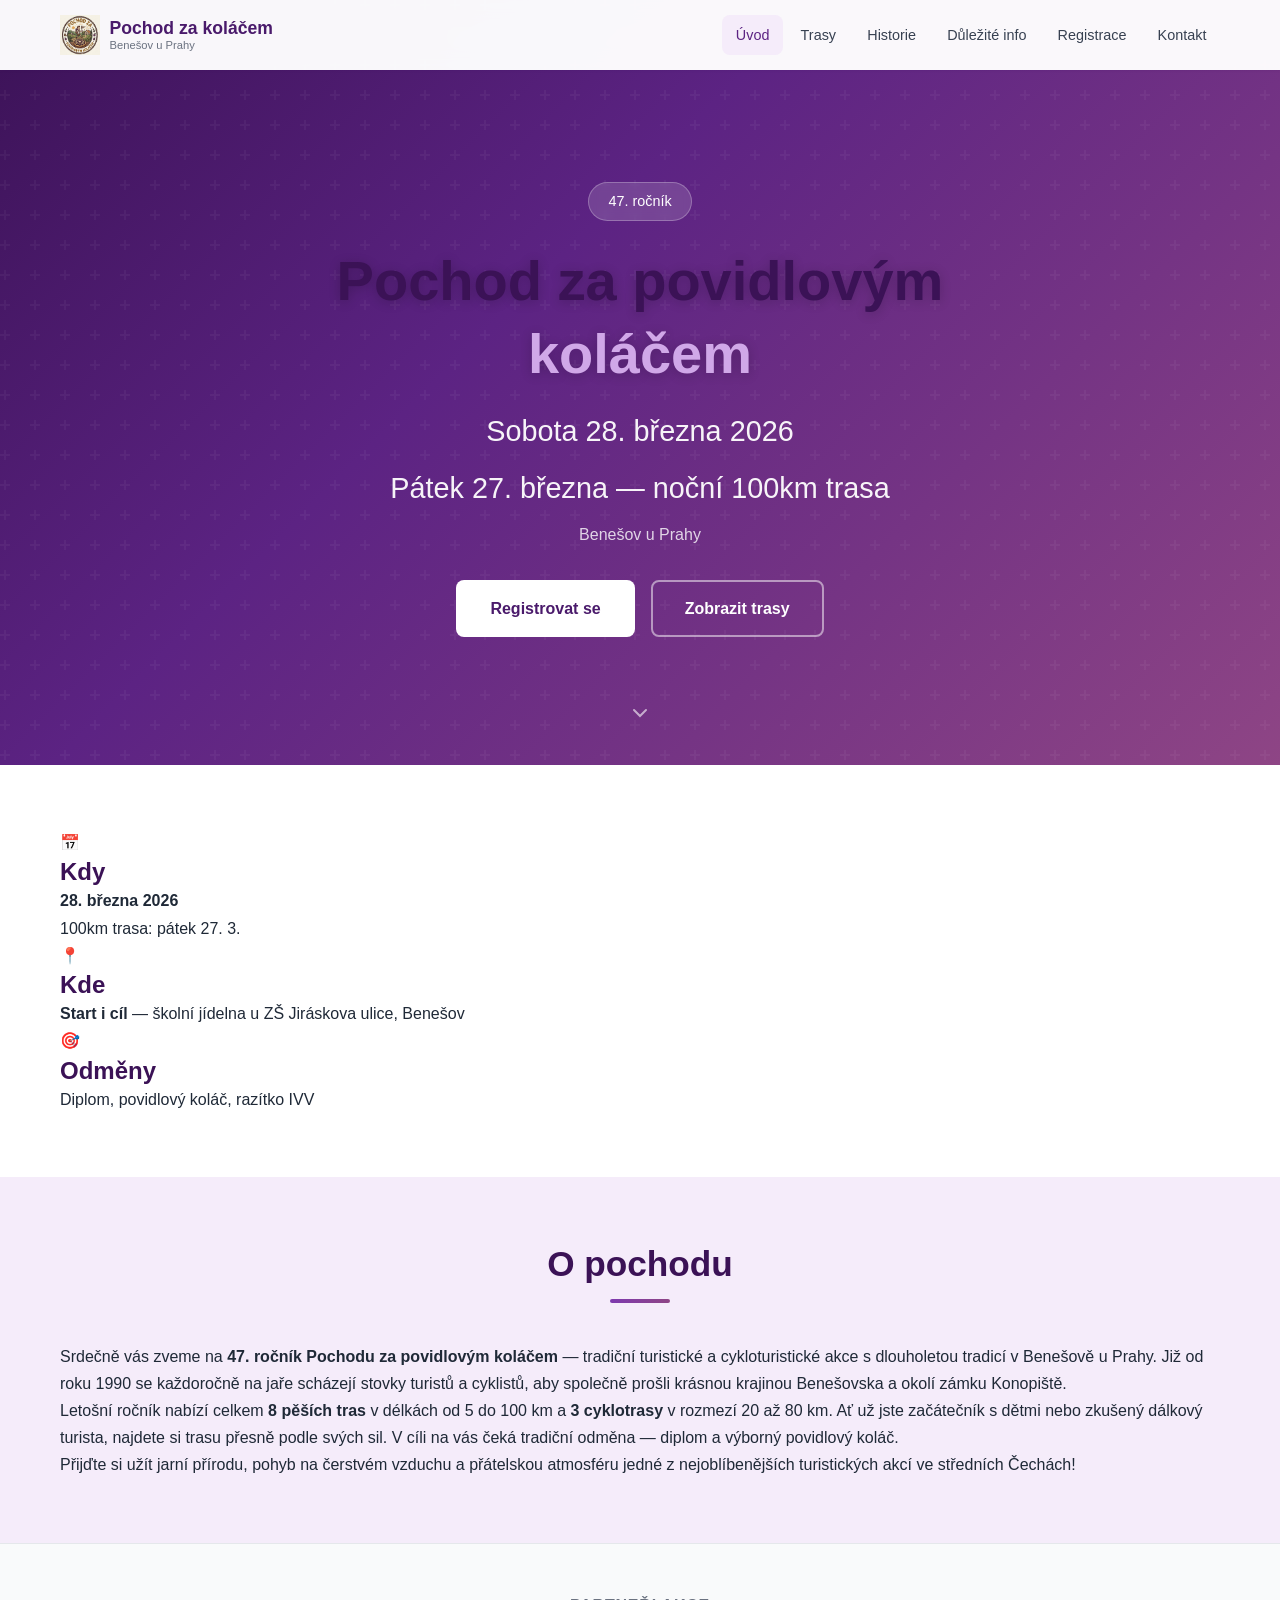
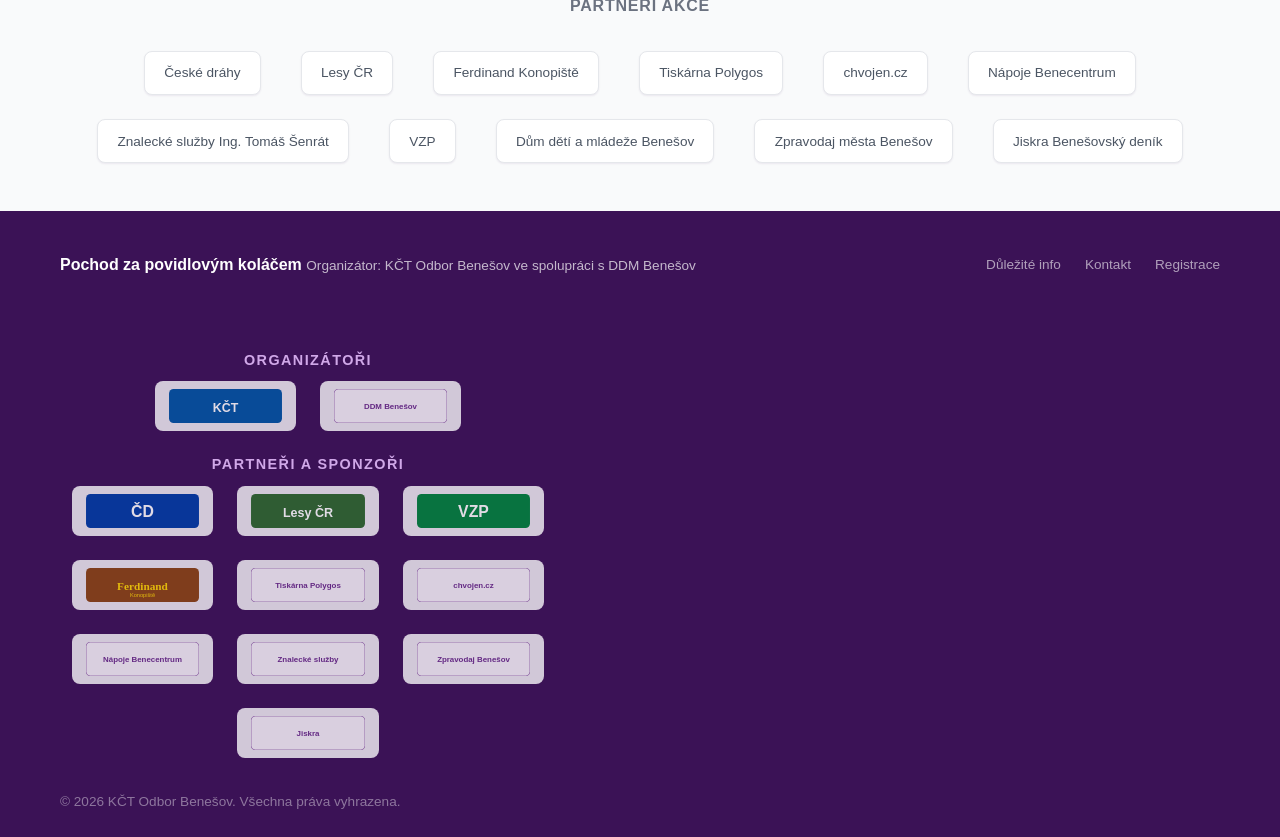
<file: index.html>
<!DOCTYPE html>
<html lang="cs">
<head>
  <meta charset="UTF-8">
  <meta name="viewport" content="width=device-width, initial-scale=1.0">
  <title>47. Pochod za povidlovým koláčem | Benešov u Prahy</title>
  <meta name="description" content="47. ročník tradičního turistického pochodu a cykloturistické akce Pochod za povidlovým koláčem. 28. března 2026, Benešov u Prahy.">
  <link rel="stylesheet" href="styles.css">
  <link rel="icon" href="data:image/svg+xml,<svg xmlns='http://www.w3.org/2000/svg' viewBox='0 0 100 100'><text y='.9em' font-size='90'>🥧</text></svg>">
</head>
<body>

  <!-- NAVIGATION -->
  <nav class="nav" id="nav">
    <div class="nav__inner">
      <a href="index.html" class="nav__logo">
        <img src="logo.png" alt="Logo Pochod za povidlovým koláčem" width="40" height="40">
        <div class="nav__logo-text">
          Pochod za koláčem
          <span>Benešov u Prahy</span>
        </div>
      </a>
      <div class="nav__links" id="navLinks">
        <a href="index.html" class="active">Úvod</a>
        <a href="trasy.html">Trasy</a>
        <a href="historie.html">Historie</a>
        <a href="info.html">Důležité info</a>
        <a href="registrace.html">Registrace</a>
        <a href="kontakt.html">Kontakt</a>
      </div>
      <button class="nav__toggle" id="navToggle" aria-label="Otevřít menu">
        <svg viewBox="0 0 24 24" fill="none" stroke="currentColor" stroke-width="2" stroke-linecap="round">
          <line x1="3" y1="6" x2="21" y2="6"/>
          <line x1="3" y1="12" x2="21" y2="12"/>
          <line x1="3" y1="18" x2="21" y2="18"/>
        </svg>
      </button>
    </div>
  </nav>

  <!-- HERO -->
  <section class="hero">
    <div class="hero__content">
      <div class="hero__badge">47. ročník</div>
      <h1>Pochod za povidlovým <span>koláčem</span></h1>
      <p class="hero__date">Sobota 28. března 2026</p>
      <p class="hero__date hero__date--sub">Pátek 27. března — noční 100km trasa</p>
      <p class="hero__location">Benešov u Prahy</p>
      <div class="hero__actions">
        <a href="registrace.html" class="btn btn--primary">Registrovat se</a>
        <a href="trasy.html" class="btn btn--outline">Zobrazit trasy</a>
      </div>
    </div>
    <div class="hero__scroll">
      <svg width="24" height="24" viewBox="0 0 24 24" fill="none" stroke="currentColor" stroke-width="2" stroke-linecap="round"><polyline points="6 9 12 15 18 9"/></svg>
    </div>
  </section>

  <!-- INFO CARDS -->
  <section class="section">
    <div class="container">
      <div class="info-cards">
        <div class="info-card">
          <div class="info-card__icon">📅</div>
          <h3>Kdy</h3>
          <p><strong>28. března 2026</strong><br>100km trasa: pátek 27. 3.</p>
        </div>
        <div class="info-card">
          <div class="info-card__icon">📍</div>
          <h3>Kde</h3>
          <p><strong>Start i cíl</strong> — školní jídelna u ZŠ Jiráskova ulice, Benešov</p>
        </div>
        <div class="info-card">
          <div class="info-card__icon">🎯</div>
          <h3>Odměny</h3>
          <p>Diplom, povidlový koláč, razítko IVV</p>
        </div>
      </div>
    </div>
  </section>

  <!-- O POCHODU -->
  <section class="section section--alt">
    <div class="container">
      <h2 class="section__title">O pochodu</h2>
      <div class="about-text">
        <p>Srdečně vás zveme na <strong>47. ročník Pochodu za povidlovým koláčem</strong> — tradiční turistické a cykloturistické akce s dlouholetou tradicí v Benešově u Prahy. Již od roku 1990 se každoročně na jaře scházejí stovky turistů a cyklistů, aby společně prošli krásnou krajinou Benešovska a okolí zámku Konopiště.</p>
        <p>Letošní ročník nabízí celkem <strong>8 pěších tras</strong> v délkách od 5 do 100 km a <strong>3 cyklotrasy</strong> v rozmezí 20 až 80 km. Ať už jste začátečník s dětmi nebo zkušený dálkový turista, najdete si trasu přesně podle svých sil. V cíli na vás čeká tradiční odměna — diplom a výborný povidlový koláč.</p>
        <p>Přijďte si užít jarní přírodu, pohyb na čerstvém vzduchu a přátelskou atmosféru jedné z nejoblíbenějších turistických akcí ve středních Čechách!</p>
      </div>
    </div>
  </section>

  <!-- FOTOGALERIE - skryto, bude doplněno později -->

  <!-- PARTNERS -->
  <section class="partners">
    <div class="container">
      <p class="partners__title">Partneři akce</p>
      <div class="partners__grid">
        <span class="partners__item">České dráhy</span>
        <span class="partners__item">Lesy ČR</span>
        <span class="partners__item">Ferdinand Konopiště</span>
        <span class="partners__item">Tiskárna Polygos</span>
        <span class="partners__item">chvojen.cz</span>
        <span class="partners__item">Nápoje Benecentrum</span>
        <span class="partners__item">Znalecké služby Ing. Tomáš Šenrát</span>
        <span class="partners__item">VZP</span>
        <span class="partners__item">Dům dětí a mládeže Benešov</span>
        <span class="partners__item">Zpravodaj města Benešov</span>
        <span class="partners__item">Jiskra Benešovský deník</span>
      </div>
    </div>
  </section>

  <!-- FOOTER -->
  <footer class="footer">
    <div class="container">
      <div class="footer__inner">
        <div class="footer__brand">
          Pochod za povidlovým koláčem
          <span>Organizátor: KČT Odbor Benešov ve spolupráci s DDM Benešov</span>
        </div>
        <div class="footer__links">
          <a href="info.html">Důležité info</a>
          <a href="kontakt.html">Kontakt</a>
          <a href="registrace.html">Registrace</a>
        </div>
        <div class="footer__partners">
          <h3>Organizátoři</h3>
          <div class="partners-grid">
            <img src="img/partners/kct.svg" alt="Klub českých turistů" class="partner-logo">
            <img src="img/partners/ddm-benesov.svg" alt="DDM Benešov" class="partner-logo">
          </div>
          <h3>Partneři a sponzoři</h3>
          <div class="partners-grid">
            <img src="img/partners/ceske-drahy.svg" alt="České dráhy" class="partner-logo">
            <img src="img/partners/lesy-cr.svg" alt="Lesy ČR" class="partner-logo">
            <img src="img/partners/vzp.svg" alt="VZP" class="partner-logo">
            <img src="img/partners/ferdinand.svg" alt="Ferdinand Konopiště" class="partner-logo">
            <img src="img/partners/tiskarna-polygos.svg" alt="Tiskárna Polygos" class="partner-logo">
            <img src="img/partners/chvojencz.svg" alt="chvojen.cz" class="partner-logo">
            <img src="img/partners/napoje-benecentrum.svg" alt="Nápoje Benecentrum" class="partner-logo">
            <img src="img/partners/znalecke-sluzby.svg" alt="Znalecké služby Ing. Tomáš Šenrát" class="partner-logo">
            <img src="img/partners/zpravodaj-benesov.svg" alt="Zpravodaj města Benešov" class="partner-logo">
            <img src="img/partners/jiskra.svg" alt="Jiskra Benešovský deník" class="partner-logo">
          </div>
        </div>
      </div>
        <div class="footer__copy">&copy; 2026 KČT Odbor Benešov. Všechna práva vyhrazena.</div>
    
    </div>
  </footer>

  <script>
    // Mobile nav toggle
    const navToggle = document.getElementById('navToggle');
    const navLinks = document.getElementById('navLinks');
    navToggle.addEventListener('click', () => {
      navLinks.classList.toggle('open');
      const isOpen = navLinks.classList.contains('open');
      navToggle.setAttribute('aria-label', isOpen ? 'Zavřít menu' : 'Otevřít menu');
    });
    // Close on link click
    navLinks.querySelectorAll('a').forEach(l => l.addEventListener('click', () => navLinks.classList.remove('open')));
    // Scroll shadow
    window.addEventListener('scroll', () => {
      document.getElementById('nav').classList.toggle('scrolled', window.scrollY > 10);
    });
  </script>
</body>
</html>
</file>
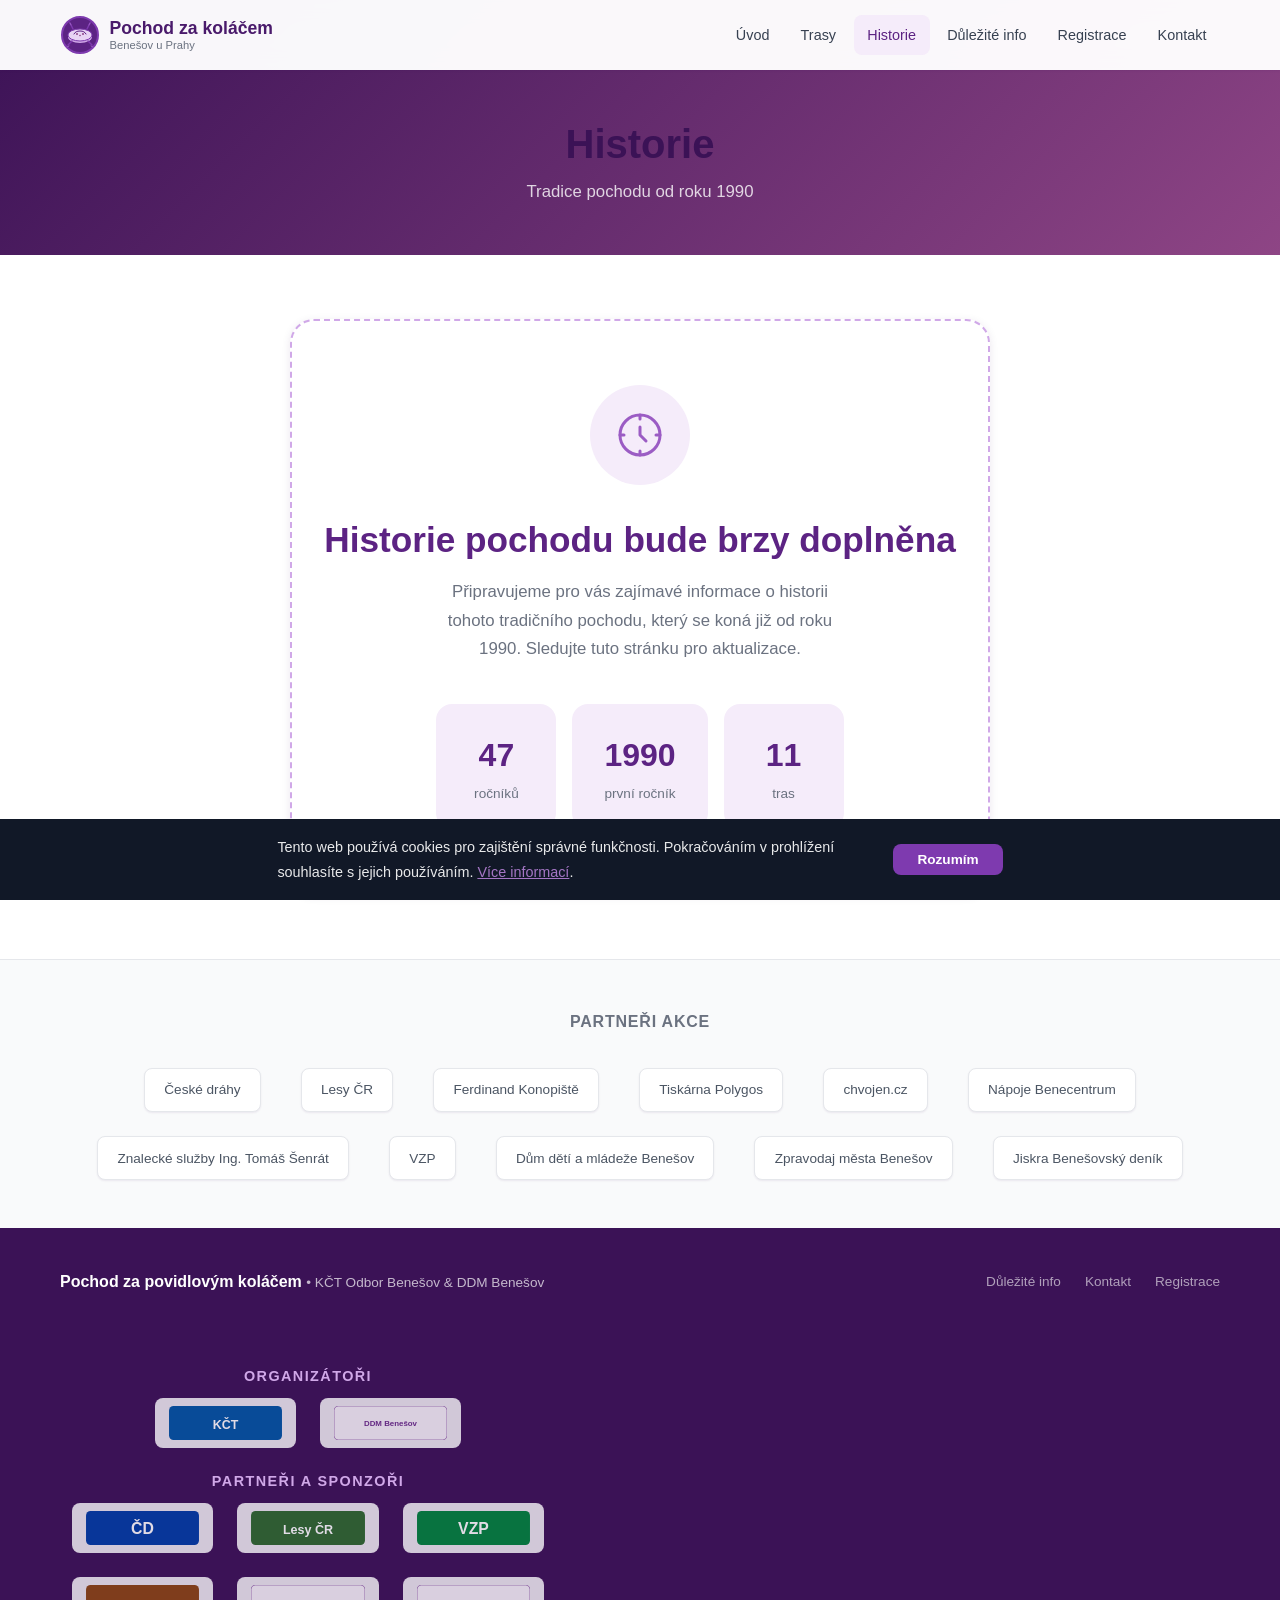
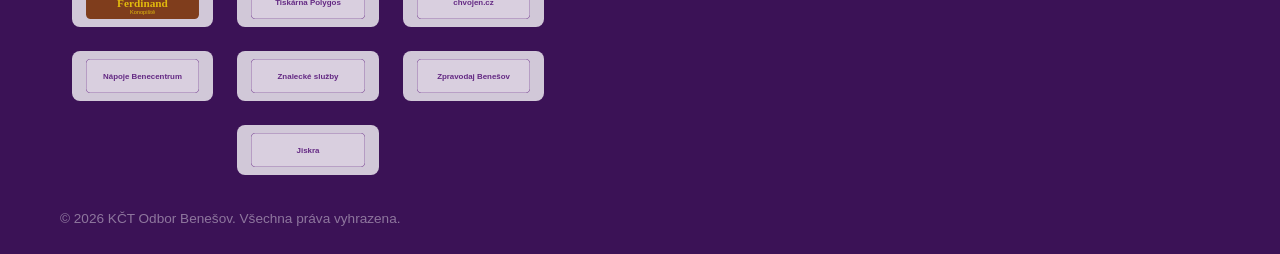
<file: historie.html>
<!DOCTYPE html>
<html lang="cs">
<head>
  <meta charset="UTF-8">
  <meta name="viewport" content="width=device-width, initial-scale=1.0">
  <title>Historie | 47. Pochod za povidlovým koláčem</title>
  <meta name="description" content="Historie Pochodu za povidlovým koláčem v Benešově u Prahy.">
  <link rel="stylesheet" href="styles.css">
  <link rel="icon" href="data:image/svg+xml,<svg xmlns='http://www.w3.org/2000/svg' viewBox='0 0 100 100'><text y='.9em' font-size='90'>🥧</text></svg>">
</head>
<body>

  <!-- NAVIGATION -->
  <nav class="nav" id="nav">
    <div class="nav__inner">
      <a href="index.html" class="nav__logo">
        <svg width="40" height="40" viewBox="0 0 40 40" fill="none" xmlns="http://www.w3.org/2000/svg">
          <circle cx="20" cy="20" r="18" fill="#5c2383" stroke="#7e3aaf" stroke-width="2"/>
          <ellipse cx="20" cy="22" rx="12" ry="6" fill="#d0a8e8"/>
          <ellipse cx="20" cy="20" rx="12" ry="6" fill="#e8d4f4" stroke="#7e3aaf" stroke-width="1"/>
          <path d="M14 19c1-2 3-3 6-3s5 1 6 3" stroke="#5c2383" stroke-width="1" fill="none" stroke-linecap="round"/>
          <circle cx="17" cy="19" r="1" fill="#8e4585"/>
          <circle cx="23" cy="19" r="1" fill="#8e4585"/>
          <circle cx="20" cy="20.5" r="0.8" fill="#8e4585"/>
          <path d="M13 14l-3-6M27 14l3-6" stroke="#7e3aaf" stroke-width="1.5" stroke-linecap="round"/>
          <path d="M10 8l1 2M30 8l-1 2" stroke="#9b5cc4" stroke-width="1" stroke-linecap="round"/>
          <path d="M8 30l4-4M32 30l-4-4" stroke="#7e3aaf" stroke-width="1.5" stroke-linecap="round"/>
          <path d="M7 32l2-1M33 32l-2-1" stroke="#9b5cc4" stroke-width="1" stroke-linecap="round"/>
        </svg>
        <div class="nav__logo-text">
          Pochod za koláčem
          <span>Benešov u Prahy</span>
        </div>
      </a>
      <div class="nav__links" id="navLinks">
        <a href="index.html">Úvod</a>
        <a href="trasy.html">Trasy</a>
        <a href="historie.html" class="active">Historie</a>
        <a href="info.html">Důležité info</a>
        <a href="registrace.html">Registrace</a>
        <a href="kontakt.html">Kontakt</a>
      </div>
      <button class="nav__toggle" id="navToggle" aria-label="Otevřít menu">
        <svg viewBox="0 0 24 24" fill="none" stroke="currentColor" stroke-width="2" stroke-linecap="round">
          <line x1="3" y1="6" x2="21" y2="6"/>
          <line x1="3" y1="12" x2="21" y2="12"/>
          <line x1="3" y1="18" x2="21" y2="18"/>
        </svg>
      </button>
    </div>
  </nav>

  <!-- PAGE HEADER -->
  <div class="page-header">
    <h1>Historie</h1>
    <p>Tradice pochodu od roku 1990</p>
  </div>

  <section class="section">
    <div class="container">
      <div class="history-placeholder">
        <div class="history-placeholder__icon">
          <svg viewBox="0 0 24 24" fill="none" stroke="currentColor" stroke-width="1.5" stroke-linecap="round" stroke-linejoin="round">
            <path d="M12 8v4l3 3"/>
            <circle cx="12" cy="12" r="10"/>
            <path d="M2 12h2M20 12h2M12 2v2M12 20v2"/>
          </svg>
        </div>
        <h2>Historie pochodu bude brzy doplněna</h2>
        <p>Připravujeme pro vás zajímavé informace o historii tohoto tradičního pochodu, který se koná již od roku 1990. Sledujte tuto stránku pro aktualizace.</p>
        <div style="margin-top:2.5rem;display:flex;gap:1rem;justify-content:center;flex-wrap:wrap">
          <div style="background:var(--purple-50);border-radius:var(--radius-lg);padding:1.5rem 2rem;text-align:center;min-width:120px">
            <div style="font-size:2rem;font-weight:800;color:var(--purple-700)">47</div>
            <div style="font-size:0.85rem;color:var(--gray-500)">ročníků</div>
          </div>
          <div style="background:var(--purple-50);border-radius:var(--radius-lg);padding:1.5rem 2rem;text-align:center;min-width:120px">
            <div style="font-size:2rem;font-weight:800;color:var(--purple-700)">1990</div>
            <div style="font-size:0.85rem;color:var(--gray-500)">první ročník</div>
          </div>
          <div style="background:var(--purple-50);border-radius:var(--radius-lg);padding:1.5rem 2rem;text-align:center;min-width:120px">
            <div style="font-size:2rem;font-weight:800;color:var(--purple-700)">11</div>
            <div style="font-size:0.85rem;color:var(--gray-500)">tras</div>
          </div>
        </div>
      </div>
    </div>
  </section>

  <!-- PARTNERS -->
  <section class="partners">
    <div class="container">
      <p class="partners__title">Partneři akce</p>
      <div class="partners__grid">
        <span class="partners__item">České dráhy</span>
        <span class="partners__item">Lesy ČR</span>
        <span class="partners__item">Ferdinand Konopiště</span>
        <span class="partners__item">Tiskárna Polygos</span>
        <span class="partners__item">chvojen.cz</span>
        <span class="partners__item">Nápoje Benecentrum</span>
        <span class="partners__item">Znalecké služby Ing. Tomáš Šenrát</span>
        <span class="partners__item">VZP</span>
        <span class="partners__item">Dům dětí a mládeže Benešov</span>
        <span class="partners__item">Zpravodaj města Benešov</span>
        <span class="partners__item">Jiskra Benešovský deník</span>
      </div>
    </div>
  </section>

  <!-- FOOTER -->
  <footer class="footer">
    <div class="container">
      <div class="footer__inner">
        <div class="footer__brand">
          Pochod za povidlovým koláčem
          <span>&bull; KČT Odbor Benešov &amp; DDM Benešov</span>
        </div>
        <div class="footer__links">
          <a href="info.html">Důležité info</a>
          <a href="kontakt.html">Kontakt</a>
          <a href="registrace.html">Registrace</a>
        </div>
        <div class="footer__partners">
          <h3>Organizátoři</h3>
          <div class="partners-grid">
            <img src="img/partners/kct.svg" alt="Klub českých turistů" class="partner-logo">
            <img src="img/partners/ddm-benesov.svg" alt="DDM Benešov" class="partner-logo">
          </div>
          <h3>Partneři a sponzoři</h3>
          <div class="partners-grid">
            <img src="img/partners/ceske-drahy.svg" alt="České dráhy" class="partner-logo">
            <img src="img/partners/lesy-cr.svg" alt="Lesy ČR" class="partner-logo">
            <img src="img/partners/vzp.svg" alt="VZP" class="partner-logo">
            <img src="img/partners/ferdinand.svg" alt="Ferdinand Konopiště" class="partner-logo">
            <img src="img/partners/tiskarna-polygos.svg" alt="Tiskárna Polygos" class="partner-logo">
            <img src="img/partners/chvojencz.svg" alt="chvojen.cz" class="partner-logo">
            <img src="img/partners/napoje-benecentrum.svg" alt="Nápoje Benecentrum" class="partner-logo">
            <img src="img/partners/znalecke-sluzby.svg" alt="Znalecké služby Ing. Tomáš Šenrát" class="partner-logo">
            <img src="img/partners/zpravodaj-benesov.svg" alt="Zpravodaj města Benešov" class="partner-logo">
            <img src="img/partners/jiskra.svg" alt="Jiskra Benešovský deník" class="partner-logo">
          </div>
        </div>
      </div>
        <div class="footer__copy">&copy; 2026 KČT Odbor Benešov. Všechna práva vyhrazena.</div>
    
    </div>
  </footer>

  <!-- COOKIE BANNER -->
  <div class="cookie-banner" id="cookieBanner">
    <p>Tento web používá cookies pro zajištění správné funkčnosti. Pokračováním v prohlížení souhlasíte s jejich používáním. <a href="info.html#cookies">Více informací</a>.</p>
    <button class="btn" id="cookieAccept">Rozumím</button>
  </div>

  <script>
    const navToggle = document.getElementById('navToggle');
    const navLinks = document.getElementById('navLinks');
    navToggle.addEventListener('click', () => navLinks.classList.toggle('open'));
    navLinks.querySelectorAll('a').forEach(l => l.addEventListener('click', () => navLinks.classList.remove('open')));
    window.addEventListener('scroll', () => document.getElementById('nav').classList.toggle('scrolled', window.scrollY > 10));
    if (!localStorage.getItem('cookiesAccepted')) setTimeout(() => document.getElementById('cookieBanner').classList.add('show'), 1000);
    document.getElementById('cookieAccept').addEventListener('click', () => { localStorage.setItem('cookiesAccepted', 'true'); document.getElementById('cookieBanner').classList.remove('show'); });
  </script>
</body>
</html>
</file>
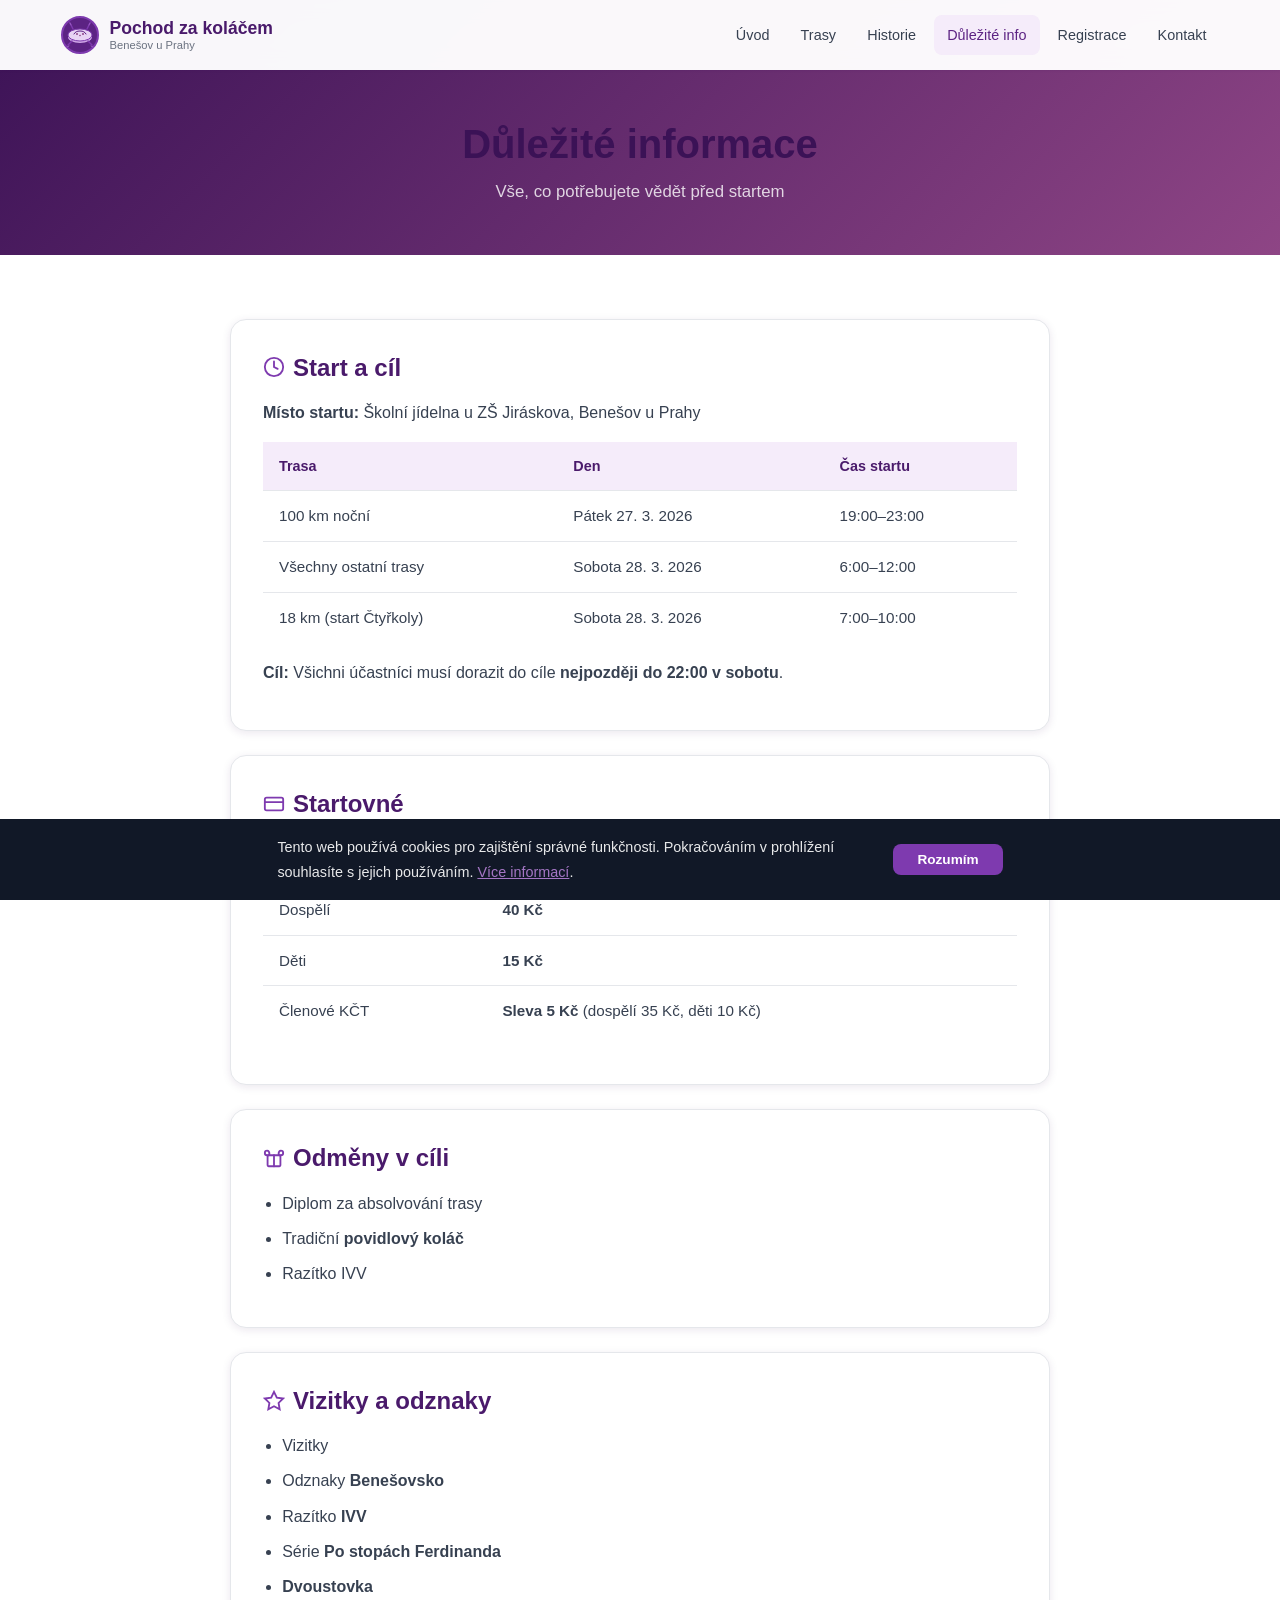
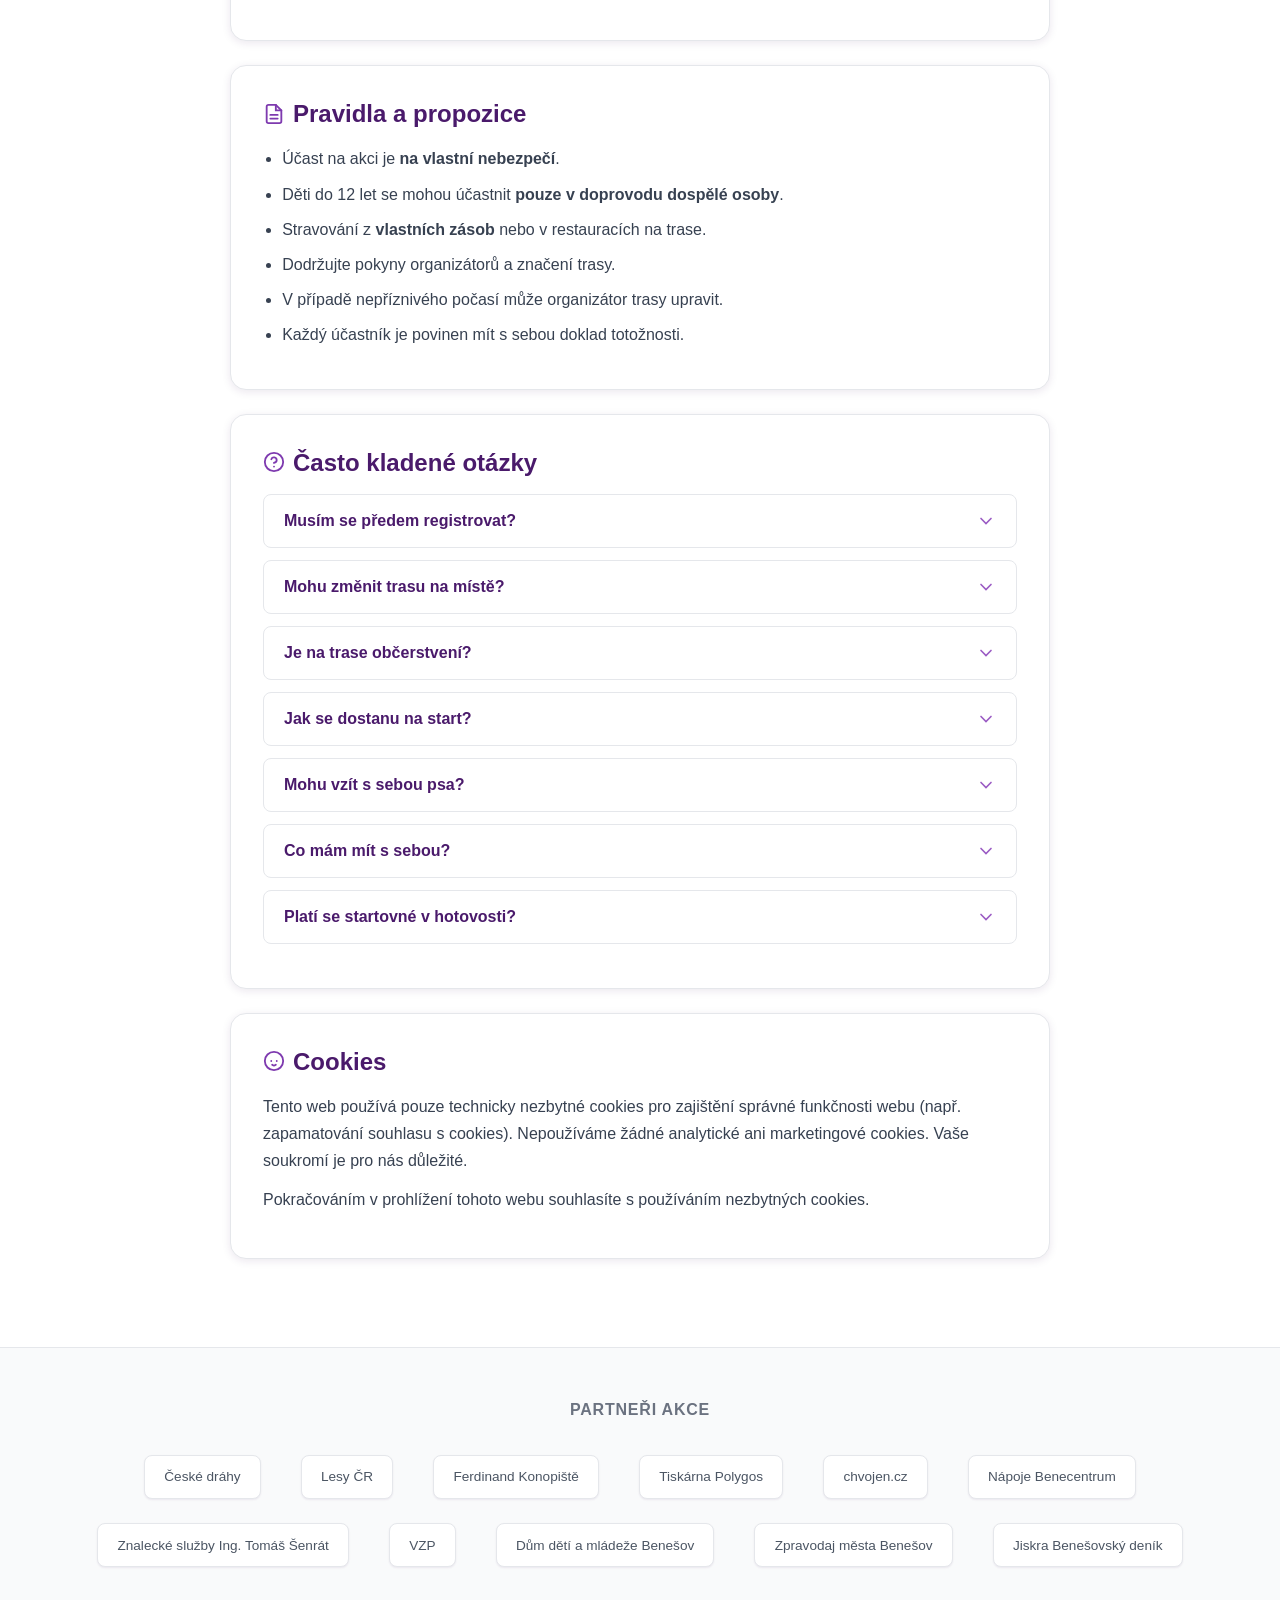
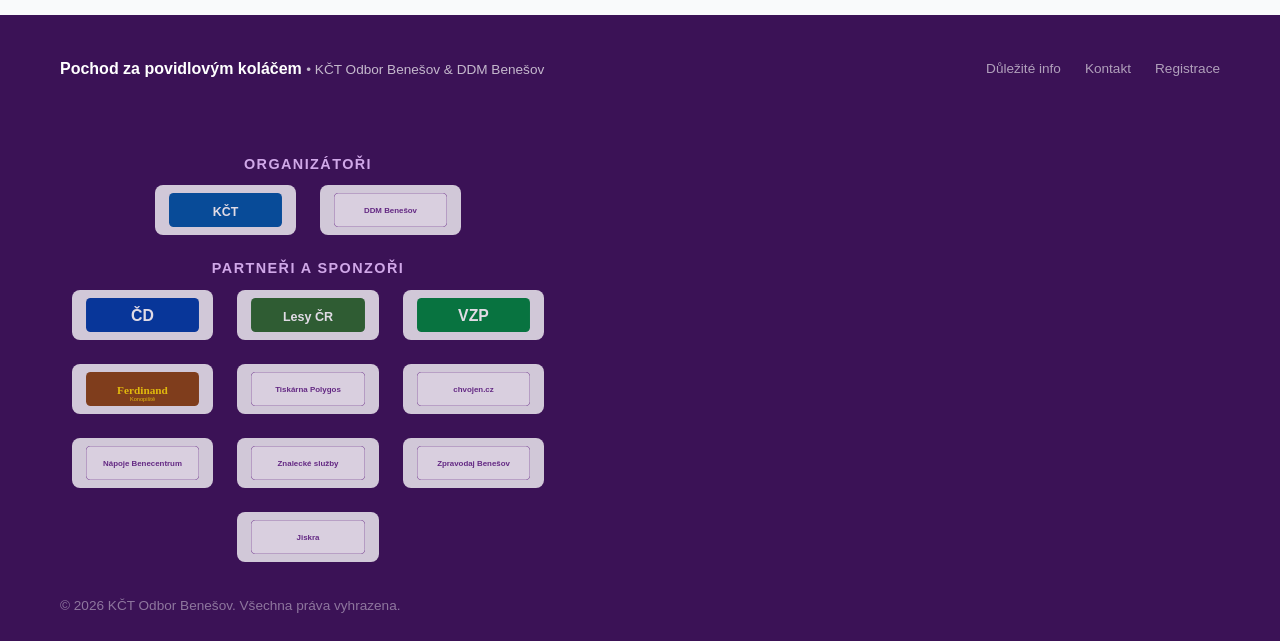
<file: info.html>
<!DOCTYPE html>
<html lang="cs">
<head>
  <meta charset="UTF-8">
  <meta name="viewport" content="width=device-width, initial-scale=1.0">
  <title>Důležité informace | 47. Pochod za povidlovým koláčem</title>
  <meta name="description" content="Důležité informace, pravidla a FAQ pro 47. ročník Pochodu za povidlovým koláčem.">
  <link rel="stylesheet" href="styles.css">
  <link rel="icon" href="data:image/svg+xml,<svg xmlns='http://www.w3.org/2000/svg' viewBox='0 0 100 100'><text y='.9em' font-size='90'>🥧</text></svg>">
</head>
<body>

  <!-- NAVIGATION -->
  <nav class="nav" id="nav">
    <div class="nav__inner">
      <a href="index.html" class="nav__logo">
        <svg width="40" height="40" viewBox="0 0 40 40" fill="none" xmlns="http://www.w3.org/2000/svg">
          <circle cx="20" cy="20" r="18" fill="#5c2383" stroke="#7e3aaf" stroke-width="2"/>
          <ellipse cx="20" cy="22" rx="12" ry="6" fill="#d0a8e8"/>
          <ellipse cx="20" cy="20" rx="12" ry="6" fill="#e8d4f4" stroke="#7e3aaf" stroke-width="1"/>
          <path d="M14 19c1-2 3-3 6-3s5 1 6 3" stroke="#5c2383" stroke-width="1" fill="none" stroke-linecap="round"/>
          <circle cx="17" cy="19" r="1" fill="#8e4585"/>
          <circle cx="23" cy="19" r="1" fill="#8e4585"/>
          <circle cx="20" cy="20.5" r="0.8" fill="#8e4585"/>
          <path d="M13 14l-3-6M27 14l3-6" stroke="#7e3aaf" stroke-width="1.5" stroke-linecap="round"/>
          <path d="M10 8l1 2M30 8l-1 2" stroke="#9b5cc4" stroke-width="1" stroke-linecap="round"/>
          <path d="M8 30l4-4M32 30l-4-4" stroke="#7e3aaf" stroke-width="1.5" stroke-linecap="round"/>
          <path d="M7 32l2-1M33 32l-2-1" stroke="#9b5cc4" stroke-width="1" stroke-linecap="round"/>
        </svg>
        <div class="nav__logo-text">
          Pochod za koláčem
          <span>Benešov u Prahy</span>
        </div>
      </a>
      <div class="nav__links" id="navLinks">
        <a href="index.html">Úvod</a>
        <a href="trasy.html">Trasy</a>
        <a href="historie.html">Historie</a>
        <a href="info.html" class="active">Důležité info</a>
        <a href="registrace.html">Registrace</a>
        <a href="kontakt.html">Kontakt</a>
      </div>
      <button class="nav__toggle" id="navToggle" aria-label="Otevřít menu">
        <svg viewBox="0 0 24 24" fill="none" stroke="currentColor" stroke-width="2" stroke-linecap="round">
          <line x1="3" y1="6" x2="21" y2="6"/>
          <line x1="3" y1="12" x2="21" y2="12"/>
          <line x1="3" y1="18" x2="21" y2="18"/>
        </svg>
      </button>
    </div>
  </nav>

  <!-- PAGE HEADER -->
  <div class="page-header">
    <h1>Důležité informace</h1>
    <p>Vše, co potřebujete vědět před startem</p>
  </div>

  <section class="section">
    <div class="container" style="max-width:860px">

      <!-- START & CÍL -->
      <div class="info-block">
        <h3>
          <svg viewBox="0 0 24 24" fill="none" stroke="currentColor" stroke-width="2" stroke-linecap="round"><circle cx="12" cy="12" r="10"/><polyline points="12 6 12 12 16 14"/></svg>
          Start a cíl
        </h3>
        <p><strong>Místo startu:</strong> Školní jídelna u ZŠ Jiráskova, Benešov u Prahy</p>
        <table class="info-table">
          <thead>
            <tr><th>Trasa</th><th>Den</th><th>Čas startu</th></tr>
          </thead>
          <tbody>
            <tr><td>100 km noční</td><td>Pátek 27. 3. 2026</td><td>19:00–23:00</td></tr>
            <tr><td>Všechny ostatní trasy</td><td>Sobota 28. 3. 2026</td><td>6:00–12:00</td></tr>
            <tr><td>18 km (start Čtyřkoly)</td><td>Sobota 28. 3. 2026</td><td>7:00–10:00</td></tr>
          </tbody>
        </table>
        <p style="margin-top:1rem"><strong>Cíl:</strong> Všichni účastníci musí dorazit do cíle <strong>nejpozději do 22:00 v sobotu</strong>.</p>
      </div>

      <!-- STARTOVNÉ -->
      <div class="info-block">
        <h3>
          <svg viewBox="0 0 24 24" fill="none" stroke="currentColor" stroke-width="2" stroke-linecap="round"><rect x="2" y="5" width="20" height="14" rx="2"/><line x1="2" y1="10" x2="22" y2="10"/></svg>
          Startovné
        </h3>
        <table class="info-table">
          <thead>
            <tr><th>Kategorie</th><th>Cena</th></tr>
          </thead>
          <tbody>
            <tr><td>Dospělí</td><td><strong>40 Kč</strong></td></tr>
            <tr><td>Děti</td><td><strong>15 Kč</strong></td></tr>
            <tr><td>Členové KČT</td><td><strong>Sleva 5 Kč</strong> (dospělí 35 Kč, děti 10 Kč)</td></tr>
          </tbody>
        </table>
      </div>

      <!-- ODMĚNY -->
      <div class="info-block">
        <h3>
          <svg viewBox="0 0 24 24" fill="none" stroke="currentColor" stroke-width="2" stroke-linecap="round"><path d="M6 9H4.5a2.5 2.5 0 010-5C7 4 7 8 7 8"/><path d="M18 9h1.5a2.5 2.5 0 000-5C17 4 17 8 17 8"/><rect x="5" y="9" width="14" height="12" rx="1"/><path d="M12 9v12"/></svg>
          Odměny v cíli
        </h3>
        <ul>
          <li>Diplom za absolvování trasy</li>
          <li>Tradiční <strong>povidlový koláč</strong></li>
          <li>Razítko IVV</li>
        </ul>
      </div>

      <!-- VIZITKY & ODZNAKY -->
      <div class="info-block">
        <h3>
          <svg viewBox="0 0 24 24" fill="none" stroke="currentColor" stroke-width="2" stroke-linecap="round"><path d="M12 2l3.09 6.26L22 9.27l-5 4.87 1.18 6.88L12 17.77l-6.18 3.25L7 14.14 2 9.27l6.91-1.01L12 2z"/></svg>
          Vizitky a odznaky
        </h3>
        <ul>
          <li>Vizitky</li>
          <li>Odznaky <strong>Benešovsko</strong></li>
          <li>Razítko <strong>IVV</strong></li>
          <li>Série <strong>Po stopách Ferdinanda</strong></li>
          <li><strong>Dvoustovka</strong></li>
        </ul>
      </div>

      <!-- PRAVIDLA -->
      <div class="info-block">
        <h3>
          <svg viewBox="0 0 24 24" fill="none" stroke="currentColor" stroke-width="2" stroke-linecap="round"><path d="M14 2H6a2 2 0 00-2 2v16a2 2 0 002 2h12a2 2 0 002-2V8z"/><polyline points="14 2 14 8 20 8"/><line x1="16" y1="13" x2="8" y2="13"/><line x1="16" y1="17" x2="8" y2="17"/></svg>
          Pravidla a propozice
        </h3>
        <ul>
          <li>Účast na akci je <strong>na vlastní nebezpečí</strong>.</li>
          <li>Děti do 12 let se mohou účastnit <strong>pouze v doprovodu dospělé osoby</strong>.</li>
          <li>Stravování z <strong>vlastních zásob</strong> nebo v restauracích na trase.</li>
          <li>Dodržujte pokyny organizátorů a značení trasy.</li>
          <li>V případě nepříznivého počasí může organizátor trasy upravit.</li>
          <li>Každý účastník je povinen mít s sebou doklad totožnosti.</li>
        </ul>
      </div>

      <!-- FAQ -->
      <div class="info-block">
        <h3>
          <svg viewBox="0 0 24 24" fill="none" stroke="currentColor" stroke-width="2" stroke-linecap="round"><circle cx="12" cy="12" r="10"/><path d="M9.09 9a3 3 0 015.83 1c0 2-3 3-3 3"/><line x1="12" y1="17" x2="12.01" y2="17"/></svg>
          Často kladené otázky
        </h3>

        <div class="faq-item">
          <button class="faq-question" onclick="this.parentElement.classList.toggle('open')">
            Musím se předem registrovat?
            <svg viewBox="0 0 24 24" fill="none" stroke="currentColor" stroke-width="2" stroke-linecap="round"><polyline points="6 9 12 15 18 9"/></svg>
          </button>
          <div class="faq-answer"><div class="faq-answer__inner">Předběžná registrace není povinná, ale doporučujeme ji pro rychlejší odbavení na startu. Registrovat se můžete i přímo na místě v den konání akce.</div></div>
        </div>

        <div class="faq-item">
          <button class="faq-question" onclick="this.parentElement.classList.toggle('open')">
            Mohu změnit trasu na místě?
            <svg viewBox="0 0 24 24" fill="none" stroke="currentColor" stroke-width="2" stroke-linecap="round"><polyline points="6 9 12 15 18 9"/></svg>
          </button>
          <div class="faq-answer"><div class="faq-answer__inner">Ano, trasu je možné změnit při prezentaci na startu. Změna je bez poplatku.</div></div>
        </div>

        <div class="faq-item">
          <button class="faq-question" onclick="this.parentElement.classList.toggle('open')">
            Je na trase občerstvení?
            <svg viewBox="0 0 24 24" fill="none" stroke="currentColor" stroke-width="2" stroke-linecap="round"><polyline points="6 9 12 15 18 9"/></svg>
          </button>
          <div class="faq-answer"><div class="faq-answer__inner">Na trase nejsou organizátorem zajištěné občerstvovací stanice. Stravování je z vlastních zásob nebo v restauracích a obchodech na trase. Doporučujeme vzít si dostatek jídla a pití.</div></div>
        </div>

        <div class="faq-item">
          <button class="faq-question" onclick="this.parentElement.classList.toggle('open')">
            Jak se dostanu na start?
            <svg viewBox="0 0 24 24" fill="none" stroke="currentColor" stroke-width="2" stroke-linecap="round"><polyline points="6 9 12 15 18 9"/></svg>
          </button>
          <div class="faq-answer"><div class="faq-answer__inner">Start je u školní jídelny ZŠ Jiráskova v Benešově u Prahy. Benešov je dobře dostupný vlakem z Prahy (trať Praha–České Budějovice, cesta trvá cca 40 minut). Pro trasu 18 km je start ve Čtyřkolech.</div></div>
        </div>

        <div class="faq-item">
          <button class="faq-question" onclick="this.parentElement.classList.toggle('open')">
            Mohu vzít s sebou psa?
            <svg viewBox="0 0 24 24" fill="none" stroke="currentColor" stroke-width="2" stroke-linecap="round"><polyline points="6 9 12 15 18 9"/></svg>
          </button>
          <div class="faq-answer"><div class="faq-answer__inner">Ano, psi jsou na trase povoleni, ale musí být po celou dobu na vodítku. Majitel je zodpovědný za chování svého psa a úklid po něm.</div></div>
        </div>

        <div class="faq-item">
          <button class="faq-question" onclick="this.parentElement.classList.toggle('open')">
            Co mám mít s sebou?
            <svg viewBox="0 0 24 24" fill="none" stroke="currentColor" stroke-width="2" stroke-linecap="round"><polyline points="6 9 12 15 18 9"/></svg>
          </button>
          <div class="faq-answer"><div class="faq-answer__inner">Doporučujeme pohodlnou turistickou obuv, oblečení dle počasí, dostatek jídla a pití, doklad totožnosti a průkaz KČT (pokud jste členem). Na noční 100km trasu nezapomeňte čelovku a reflexní prvky.</div></div>
        </div>

        <div class="faq-item">
          <button class="faq-question" onclick="this.parentElement.classList.toggle('open')">
            Platí se startovné v hotovosti?
            <svg viewBox="0 0 24 24" fill="none" stroke="currentColor" stroke-width="2" stroke-linecap="round"><polyline points="6 9 12 15 18 9"/></svg>
          </button>
          <div class="faq-answer"><div class="faq-answer__inner">Ano, startovné se platí v hotovosti na místě při prezentaci. Připravte si prosím přesnou částku.</div></div>
        </div>

      </div>

      <!-- COOKIES -->
      <div class="info-block" id="cookies">
        <h3>
          <svg viewBox="0 0 24 24" fill="none" stroke="currentColor" stroke-width="2" stroke-linecap="round"><path d="M12 22c5.523 0 10-4.477 10-10S17.523 2 12 2 2 6.477 2 12s4.477 10 10 10z"/><path d="M9 12h.01M15 12h.01M10 16s1.5 1 2 1 2-1 2-1"/></svg>
          Cookies
        </h3>
        <p>Tento web používá pouze technicky nezbytné cookies pro zajištění správné funkčnosti webu (např. zapamatování souhlasu s cookies). Nepoužíváme žádné analytické ani marketingové cookies. Vaše soukromí je pro nás důležité.</p>
        <p>Pokračováním v prohlížení tohoto webu souhlasíte s používáním nezbytných cookies.</p>
      </div>

    </div>
  </section>

  <!-- PARTNERS -->
  <section class="partners">
    <div class="container">
      <p class="partners__title">Partneři akce</p>
      <div class="partners__grid">
        <span class="partners__item">České dráhy</span>
        <span class="partners__item">Lesy ČR</span>
        <span class="partners__item">Ferdinand Konopiště</span>
        <span class="partners__item">Tiskárna Polygos</span>
        <span class="partners__item">chvojen.cz</span>
        <span class="partners__item">Nápoje Benecentrum</span>
        <span class="partners__item">Znalecké služby Ing. Tomáš Šenrát</span>
        <span class="partners__item">VZP</span>
        <span class="partners__item">Dům dětí a mládeže Benešov</span>
        <span class="partners__item">Zpravodaj města Benešov</span>
        <span class="partners__item">Jiskra Benešovský deník</span>
      </div>
    </div>
  </section>

  <!-- FOOTER -->
  <footer class="footer">
    <div class="container">
      <div class="footer__inner">
        <div class="footer__brand">
          Pochod za povidlovým koláčem
          <span>&bull; KČT Odbor Benešov &amp; DDM Benešov</span>
        </div>
        <div class="footer__links">
          <a href="info.html">Důležité info</a>
          <a href="kontakt.html">Kontakt</a>
          <a href="registrace.html">Registrace</a>
        </div>
        <div class="footer__partners">
          <h3>Organizátoři</h3>
          <div class="partners-grid">
            <img src="img/partners/kct.svg" alt="Klub českých turistů" class="partner-logo">
            <img src="img/partners/ddm-benesov.svg" alt="DDM Benešov" class="partner-logo">
          </div>
          <h3>Partneři a sponzoři</h3>
          <div class="partners-grid">
            <img src="img/partners/ceske-drahy.svg" alt="České dráhy" class="partner-logo">
            <img src="img/partners/lesy-cr.svg" alt="Lesy ČR" class="partner-logo">
            <img src="img/partners/vzp.svg" alt="VZP" class="partner-logo">
            <img src="img/partners/ferdinand.svg" alt="Ferdinand Konopiště" class="partner-logo">
            <img src="img/partners/tiskarna-polygos.svg" alt="Tiskárna Polygos" class="partner-logo">
            <img src="img/partners/chvojencz.svg" alt="chvojen.cz" class="partner-logo">
            <img src="img/partners/napoje-benecentrum.svg" alt="Nápoje Benecentrum" class="partner-logo">
            <img src="img/partners/znalecke-sluzby.svg" alt="Znalecké služby Ing. Tomáš Šenrát" class="partner-logo">
            <img src="img/partners/zpravodaj-benesov.svg" alt="Zpravodaj města Benešov" class="partner-logo">
            <img src="img/partners/jiskra.svg" alt="Jiskra Benešovský deník" class="partner-logo">
          </div>
        </div>
      </div>
        <div class="footer__copy">&copy; 2026 KČT Odbor Benešov. Všechna práva vyhrazena.</div>
    
    </div>
  </footer>

  <!-- COOKIE BANNER -->
  <div class="cookie-banner" id="cookieBanner">
    <p>Tento web používá cookies pro zajištění správné funkčnosti. Pokračováním v prohlížení souhlasíte s jejich používáním. <a href="info.html#cookies">Více informací</a>.</p>
    <button class="btn" id="cookieAccept">Rozumím</button>
  </div>

  <script>
    const navToggle = document.getElementById('navToggle');
    const navLinks = document.getElementById('navLinks');
    navToggle.addEventListener('click', () => navLinks.classList.toggle('open'));
    navLinks.querySelectorAll('a').forEach(l => l.addEventListener('click', () => navLinks.classList.remove('open')));
    window.addEventListener('scroll', () => document.getElementById('nav').classList.toggle('scrolled', window.scrollY > 10));
    if (!localStorage.getItem('cookiesAccepted')) setTimeout(() => document.getElementById('cookieBanner').classList.add('show'), 1000);
    document.getElementById('cookieAccept').addEventListener('click', () => { localStorage.setItem('cookiesAccepted', 'true'); document.getElementById('cookieBanner').classList.remove('show'); });
  </script>
</body>
</html>
</file>
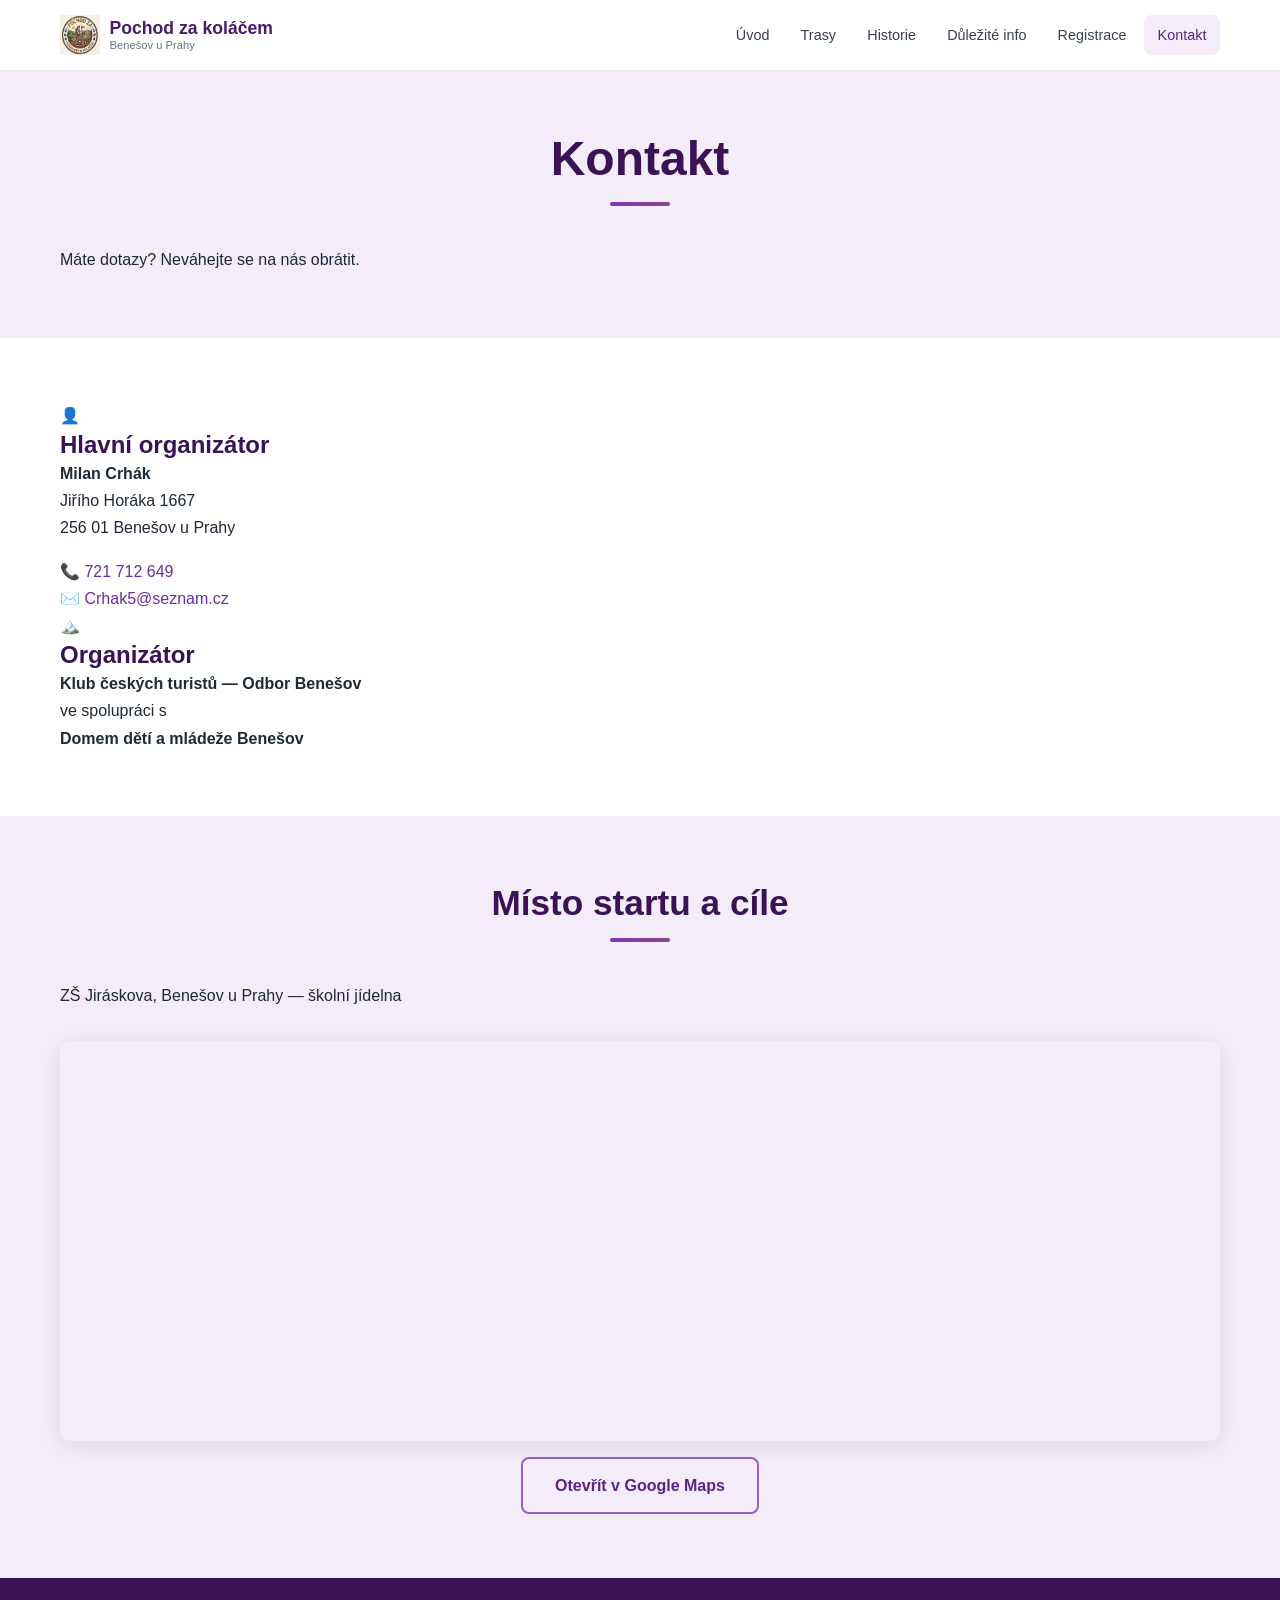
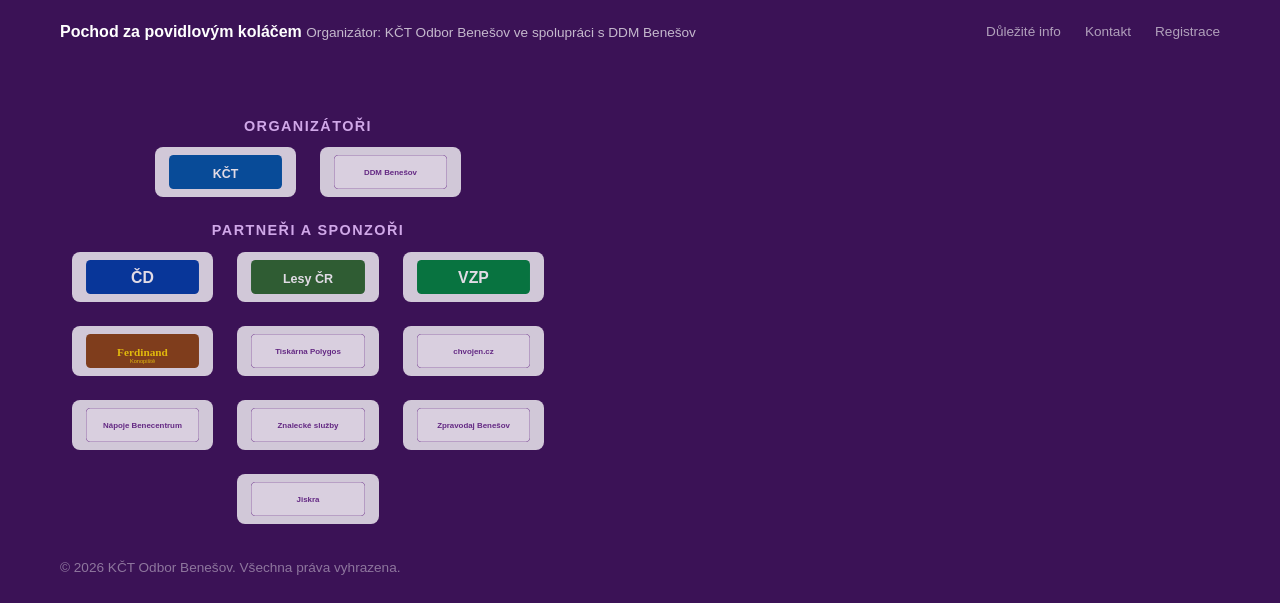
<file: kontakt.html>
<!DOCTYPE html>
<html lang="cs">
<head>
  <meta charset="UTF-8">
  <meta name="viewport" content="width=device-width, initial-scale=1.0">
  <title>Kontakt | Pochod za povidlovým koláčem</title>
  <meta name="description" content="Kontaktní informace na organizátora Pochodu za povidlovým koláčem — Milan Crhák, KČT Odbor Benešov.">
  <link rel="stylesheet" href="styles.css">
  <link rel="icon" href="data:image/svg+xml,<svg xmlns='http://www.w3.org/2000/svg' viewBox='0 0 100 100'><text y='.9em' font-size='90'>🥧</text></svg>">
</head>
<body>

  <!-- NAVIGATION -->
  <nav class="nav" id="nav">
    <div class="nav__inner">
      <a href="index.html" class="nav__logo">
        <img src="logo.png" alt="Logo Pochod za povidlovým koláčem" width="40" height="40">
        <div class="nav__logo-text">
          Pochod za koláčem
          <span>Benešov u Prahy</span>
        </div>
      </a>
      <div class="nav__links" id="navLinks">
        <a href="index.html">Úvod</a>
        <a href="trasy.html">Trasy</a>
        <a href="historie.html">Historie</a>
        <a href="info.html">Důležité info</a>
        <a href="registrace.html">Registrace</a>
        <a href="kontakt.html" class="active">Kontakt</a>
      </div>
      <button class="nav__toggle" id="navToggle" aria-label="Otevřít menu">
        <svg viewBox="0 0 24 24" fill="none" stroke="currentColor" stroke-width="2" stroke-linecap="round">
          <line x1="3" y1="6" x2="21" y2="6"/>
          <line x1="3" y1="12" x2="21" y2="12"/>
          <line x1="3" y1="18" x2="21" y2="18"/>
        </svg>
      </button>
    </div>
  </nav>

  <!-- PAGE HEADER -->
  <section class="section section--alt" style="padding-top: 8rem;">
    <div class="container">
      <h1 class="section__title">Kontakt</h1>
      <p class="section__subtitle">Máte dotazy? Neváhejte se na nás obrátit.</p>
    </div>
  </section>

  <!-- CONTACT CARD -->
  <section class="section">
    <div class="container">
      <div class="info-cards">
        <div class="info-card" style="flex: 1; max-width: 480px;">
          <div class="info-card__icon">👤</div>
          <h3>Hlavní organizátor</h3>
          <p>
            <strong>Milan Crhák</strong><br>
            Jiřího Horáka 1667<br>
            256 01 Benešov u Prahy
          </p>
          <p style="margin-top: 1rem;">
            📞 <a href="tel:+420721712649">721 712 649</a><br>
            ✉️ <a href="mailto:Crhak5@seznam.cz">Crhak5@seznam.cz</a>
          </p>
        </div>

        <div class="info-card" style="flex: 1; max-width: 480px;">
          <div class="info-card__icon">🏔️</div>
          <h3>Organizátor</h3>
          <p>
            <strong>Klub českých turistů — Odbor Benešov</strong><br>
            ve spolupráci s<br>
            <strong>Domem dětí a mládeže Benešov</strong>
          </p>
        </div>
      </div>
    </div>
  </section>

  <!-- MAP -->
  <section class="section section--alt">
    <div class="container">
      <h2 class="section__title">Místo startu a cíle</h2>
      <p class="section__subtitle">ZŠ Jiráskova, Benešov u Prahy — školní jídelna</p>
      <div style="margin-top: 2rem; border-radius: 12px; overflow: hidden; box-shadow: 0 4px 24px rgba(0,0,0,.1);">
        <iframe
          src="https://www.google.com/maps/embed?pb=!1m18!1m12!1m3!1d2573.8!2d14.6847!3d49.7818!2m3!1f0!2f0!3f0!3m2!1i1024!2i768!4f13.1!3m3!1m2!1s0x470c17d0a7e9e9e9%3A0x400af0f6614e890!2zWsWgIEppcsOhc2tvdmEsIEJlbmXFoW92!5e0!3m2!1scs!2scz!4v1"
          width="100%"
          height="400"
          style="border:0; display:block;"
          allowfullscreen=""
          loading="lazy"
          referrerpolicy="no-referrer-when-downgrade"
          title="Mapa — ZŠ Jiráskova, Benešov u Prahy">
        </iframe>
      </div>
      <p style="margin-top: 1rem; text-align: center;">
        <a href="https://maps.google.com/maps?q=ZŠ+Jiráskova,+Benešov+u+Prahy" target="_blank" rel="noopener" class="btn btn--outline">
          Otevřít v Google Maps
        </a>
      </p>
    </div>
  </section>

  <!-- FOOTER -->
  <footer class="footer">
    <div class="container">
      <div class="footer__inner">
        <div class="footer__brand">
          Pochod za povidlovým koláčem
          <span>Organizátor: KČT Odbor Benešov ve spolupráci s DDM Benešov</span>
        </div>
        <div class="footer__links">
          <a href="info.html">Důležité info</a>
          <a href="kontakt.html">Kontakt</a>
          <a href="registrace.html">Registrace</a>
        </div>
        <div class="footer__partners">
          <h3>Organizátoři</h3>
          <div class="partners-grid">
            <img src="img/partners/kct.svg" alt="Klub českých turistů" class="partner-logo">
            <img src="img/partners/ddm-benesov.svg" alt="DDM Benešov" class="partner-logo">
          </div>
          <h3>Partneři a sponzoři</h3>
          <div class="partners-grid">
            <img src="img/partners/ceske-drahy.svg" alt="České dráhy" class="partner-logo">
            <img src="img/partners/lesy-cr.svg" alt="Lesy ČR" class="partner-logo">
            <img src="img/partners/vzp.svg" alt="VZP" class="partner-logo">
            <img src="img/partners/ferdinand.svg" alt="Ferdinand Konopiště" class="partner-logo">
            <img src="img/partners/tiskarna-polygos.svg" alt="Tiskárna Polygos" class="partner-logo">
            <img src="img/partners/chvojencz.svg" alt="chvojen.cz" class="partner-logo">
            <img src="img/partners/napoje-benecentrum.svg" alt="Nápoje Benecentrum" class="partner-logo">
            <img src="img/partners/znalecke-sluzby.svg" alt="Znalecké služby Ing. Tomáš Šenrát" class="partner-logo">
            <img src="img/partners/zpravodaj-benesov.svg" alt="Zpravodaj města Benešov" class="partner-logo">
            <img src="img/partners/jiskra.svg" alt="Jiskra Benešovský deník" class="partner-logo">
          </div>
        </div>
      </div>
        <div class="footer__copy">&copy; 2026 KČT Odbor Benešov. Všechna práva vyhrazena.</div>
    
    </div>
  </footer>

  <script>
    // Mobile nav toggle
    const navToggle = document.getElementById('navToggle');
    const navLinks = document.getElementById('navLinks');
    navToggle.addEventListener('click', () => {
      navLinks.classList.toggle('open');
      const isOpen = navLinks.classList.contains('open');
      navToggle.setAttribute('aria-label', isOpen ? 'Zavřít menu' : 'Otevřít menu');
    });
    // Close on link click
    navLinks.querySelectorAll('a').forEach(l => l.addEventListener('click', () => navLinks.classList.remove('open')));
    // Scroll shadow
    window.addEventListener('scroll', () => {
      document.getElementById('nav').classList.toggle('scrolled', window.scrollY > 10);
    });
  </script>
</body>
</html>
</file>
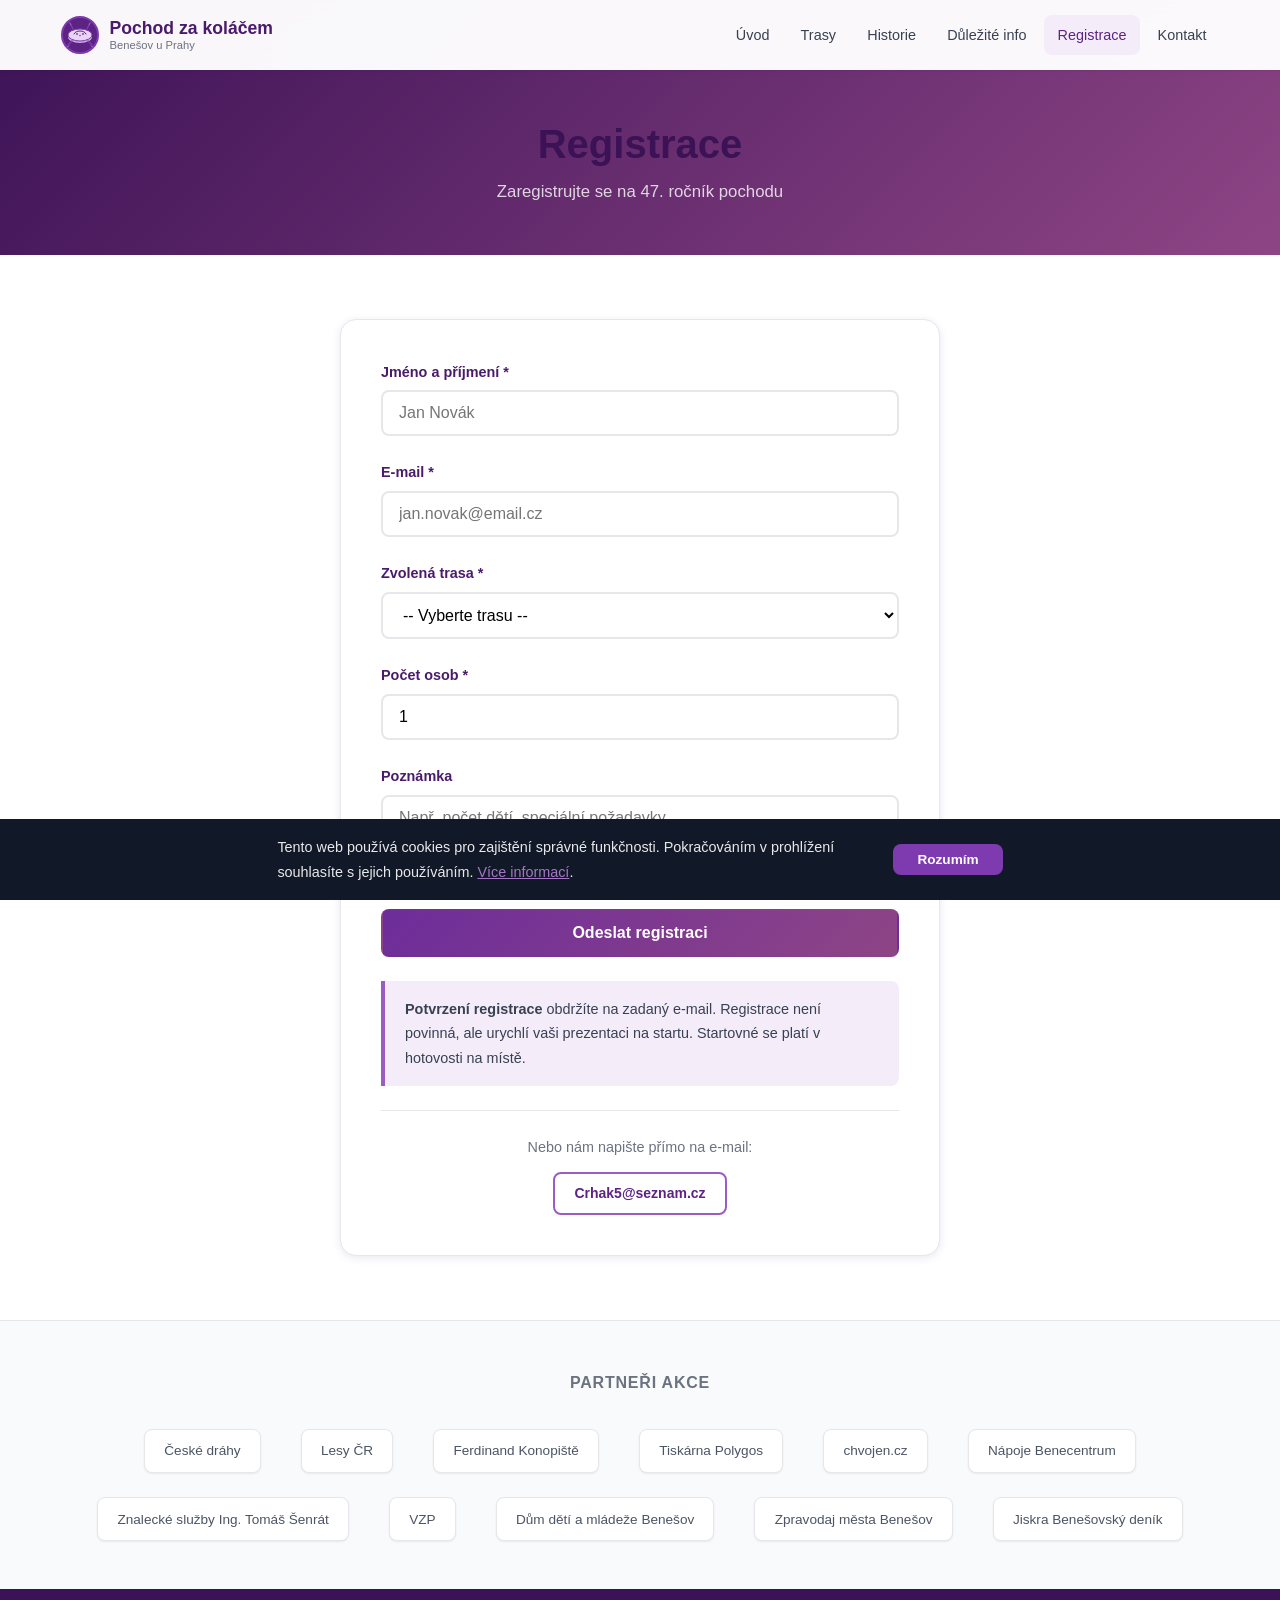
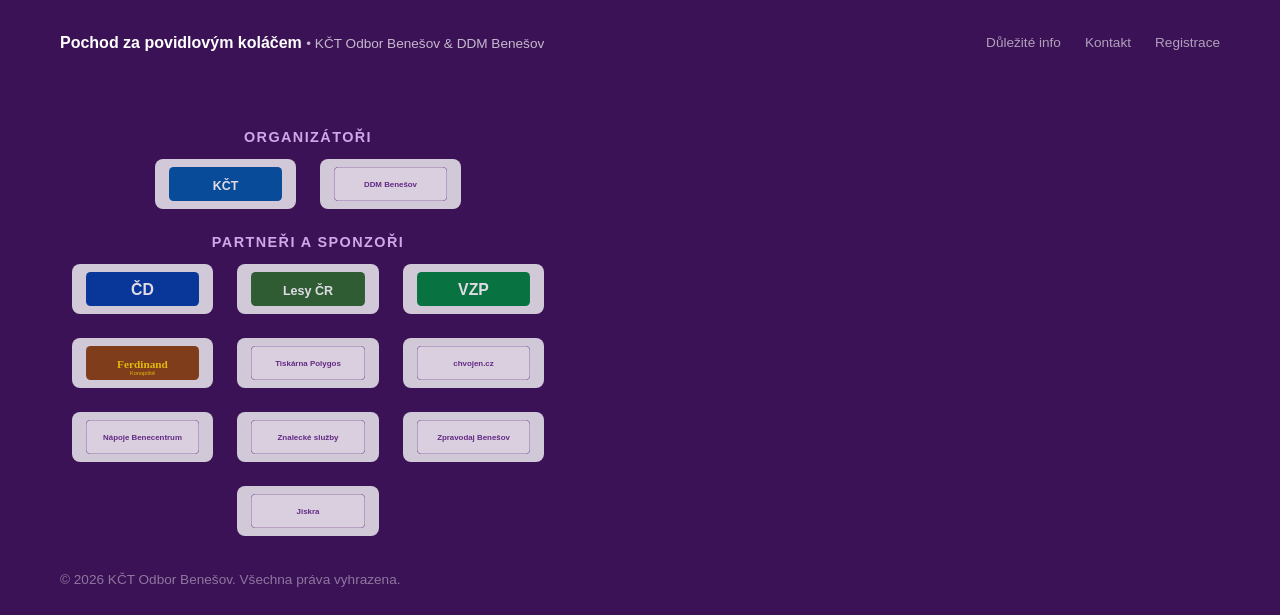
<file: registrace.html>
<!DOCTYPE html>
<html lang="cs">
<head>
  <meta charset="UTF-8">
  <meta name="viewport" content="width=device-width, initial-scale=1.0">
  <title>Registrace | 47. Pochod za povidlovým koláčem</title>
  <meta name="description" content="Registrace na 47. ročník Pochodu za povidlovým koláčem. 28. března 2026, Benešov u Prahy.">
  <link rel="stylesheet" href="styles.css">
  <link rel="icon" href="data:image/svg+xml,<svg xmlns='http://www.w3.org/2000/svg' viewBox='0 0 100 100'><text y='.9em' font-size='90'>🥧</text></svg>">
</head>
<body>

  <!-- NAVIGATION -->
  <nav class="nav" id="nav">
    <div class="nav__inner">
      <a href="index.html" class="nav__logo">
        <svg width="40" height="40" viewBox="0 0 40 40" fill="none" xmlns="http://www.w3.org/2000/svg">
          <circle cx="20" cy="20" r="18" fill="#5c2383" stroke="#7e3aaf" stroke-width="2"/>
          <ellipse cx="20" cy="22" rx="12" ry="6" fill="#d0a8e8"/>
          <ellipse cx="20" cy="20" rx="12" ry="6" fill="#e8d4f4" stroke="#7e3aaf" stroke-width="1"/>
          <path d="M14 19c1-2 3-3 6-3s5 1 6 3" stroke="#5c2383" stroke-width="1" fill="none" stroke-linecap="round"/>
          <circle cx="17" cy="19" r="1" fill="#8e4585"/>
          <circle cx="23" cy="19" r="1" fill="#8e4585"/>
          <circle cx="20" cy="20.5" r="0.8" fill="#8e4585"/>
          <path d="M13 14l-3-6M27 14l3-6" stroke="#7e3aaf" stroke-width="1.5" stroke-linecap="round"/>
          <path d="M10 8l1 2M30 8l-1 2" stroke="#9b5cc4" stroke-width="1" stroke-linecap="round"/>
          <path d="M8 30l4-4M32 30l-4-4" stroke="#7e3aaf" stroke-width="1.5" stroke-linecap="round"/>
          <path d="M7 32l2-1M33 32l-2-1" stroke="#9b5cc4" stroke-width="1" stroke-linecap="round"/>
        </svg>
        <div class="nav__logo-text">
          Pochod za koláčem
          <span>Benešov u Prahy</span>
        </div>
      </a>
      <div class="nav__links" id="navLinks">
        <a href="index.html">Úvod</a>
        <a href="trasy.html">Trasy</a>
        <a href="historie.html">Historie</a>
        <a href="info.html">Důležité info</a>
        <a href="registrace.html" class="active">Registrace</a>
        <a href="kontakt.html">Kontakt</a>
      </div>
      <button class="nav__toggle" id="navToggle" aria-label="Otevřít menu">
        <svg viewBox="0 0 24 24" fill="none" stroke="currentColor" stroke-width="2" stroke-linecap="round">
          <line x1="3" y1="6" x2="21" y2="6"/>
          <line x1="3" y1="12" x2="21" y2="12"/>
          <line x1="3" y1="18" x2="21" y2="18"/>
        </svg>
      </button>
    </div>
  </nav>

  <!-- PAGE HEADER -->
  <div class="page-header">
    <h1>Registrace</h1>
    <p>Zaregistrujte se na 47. ročník pochodu</p>
  </div>

  <section class="section">
    <div class="container">
      <div class="form-wrapper">
        <form id="registrationForm" action="https://formsubmit.co/Crhak5@seznam.cz" method="POST">
          <input type="hidden" name="_subject" value="Registrace - Pochod za povidlovým koláčem 2026">
          <input type="hidden" name="_captcha" value="false">
          <input type="hidden" name="_next" value="">
          <input type="text" name="_honey" style="display:none">

          <div class="form-group">
            <label for="name">Jméno a příjmení *</label>
            <input type="text" id="name" name="jmeno" required placeholder="Jan Novák">
          </div>

          <div class="form-group">
            <label for="email">E-mail *</label>
            <input type="email" id="email" name="email" required placeholder="jan.novak@email.cz">
          </div>

          <div class="form-group">
            <label for="trail">Zvolená trasa *</label>
            <select id="trail" name="trasa" required>
              <option value="">-- Vyberte trasu --</option>
              <optgroup label="Pěší trasy">
                <option value="pesi-5km">5 km – Benešov–Konopiště–Benešov</option>
                <option value="pesi-9km">9 km – Okolí zámku Konopiště</option>
                <option value="pesi-15km">15 km – Pomněnice–Konopiště</option>
                <option value="pesi-18km">18 km – Čtyřkoly–Mezihoří–Žíňany</option>
                <option value="pesi-27km">27 km – Lišno–Žebrák–Bystřice–Semovice–Konopiště</option>
                <option value="pesi-36km">36 km – Postupice–Lišno–Semovice–Konopiště</option>
                <option value="pesi-50km">50 km – Postupice–Bedřichovice–Bystřice–Konopiště</option>
                <option value="pesi-100km">100 km noční – Postupice–Louňovice–Vlašim + 50km</option>
              </optgroup>
              <optgroup label="Cyklotrasy">
                <option value="cyklo-20km">20 km – Skalice–Okrouhlice–Petroupim</option>
                <option value="cyklo-43km">43 km – Pozov–Jemniště–Okrouhlice–Čerčany–Bedrč</option>
                <option value="cyklo-80km">80 km – Postupice–Vlašim–Český Šternberk–Divišov</option>
              </optgroup>
            </select>
          </div>

          <div class="form-group">
            <label for="count">Počet osob *</label>
            <input type="number" id="count" name="pocet_osob" min="1" max="20" value="1" required>
          </div>

          <div class="form-group">
            <label for="note">Poznámka</label>
            <textarea id="note" name="poznamka" rows="3" placeholder="Např. počet dětí, speciální požadavky..."></textarea>
          </div>

          <button type="submit" class="btn btn--primary" style="width:100%">Odeslat registraci</button>

          <div class="form-note">
            <strong>Potvrzení registrace</strong> obdržíte na zadaný e-mail. Registrace není povinná, ale urychlí vaši prezentaci na startu. Startovné se platí v hotovosti na místě.
          </div>
        </form>

        <!-- Fallback mailto -->
        <div style="text-align:center;margin-top:1.5rem;padding-top:1.5rem;border-top:1px solid var(--gray-200)">
          <p style="font-size:0.9rem;color:var(--gray-500);margin-bottom:0.75rem">Nebo nám napište přímo na e-mail:</p>
          <a href="mailto:Crhak5@seznam.cz?subject=Registrace%20-%20Pochod%20za%20povidlov%C3%BDm%20kol%C3%A1%C4%8Dem%202026" class="btn btn--outline btn--sm">Crhak5@seznam.cz</a>
        </div>
      </div>
    </div>
  </section>

  <!-- PARTNERS -->
  <section class="partners">
    <div class="container">
      <p class="partners__title">Partneři akce</p>
      <div class="partners__grid">
        <span class="partners__item">České dráhy</span>
        <span class="partners__item">Lesy ČR</span>
        <span class="partners__item">Ferdinand Konopiště</span>
        <span class="partners__item">Tiskárna Polygos</span>
        <span class="partners__item">chvojen.cz</span>
        <span class="partners__item">Nápoje Benecentrum</span>
        <span class="partners__item">Znalecké služby Ing. Tomáš Šenrát</span>
        <span class="partners__item">VZP</span>
        <span class="partners__item">Dům dětí a mládeže Benešov</span>
        <span class="partners__item">Zpravodaj města Benešov</span>
        <span class="partners__item">Jiskra Benešovský deník</span>
      </div>
    </div>
  </section>

  <!-- FOOTER -->
  <footer class="footer">
    <div class="container">
      <div class="footer__inner">
        <div class="footer__brand">
          Pochod za povidlovým koláčem
          <span>&bull; KČT Odbor Benešov &amp; DDM Benešov</span>
        </div>
        <div class="footer__links">
          <a href="info.html">Důležité info</a>
          <a href="kontakt.html">Kontakt</a>
          <a href="registrace.html">Registrace</a>
        </div>
        <div class="footer__partners">
          <h3>Organizátoři</h3>
          <div class="partners-grid">
            <img src="img/partners/kct.svg" alt="Klub českých turistů" class="partner-logo">
            <img src="img/partners/ddm-benesov.svg" alt="DDM Benešov" class="partner-logo">
          </div>
          <h3>Partneři a sponzoři</h3>
          <div class="partners-grid">
            <img src="img/partners/ceske-drahy.svg" alt="České dráhy" class="partner-logo">
            <img src="img/partners/lesy-cr.svg" alt="Lesy ČR" class="partner-logo">
            <img src="img/partners/vzp.svg" alt="VZP" class="partner-logo">
            <img src="img/partners/ferdinand.svg" alt="Ferdinand Konopiště" class="partner-logo">
            <img src="img/partners/tiskarna-polygos.svg" alt="Tiskárna Polygos" class="partner-logo">
            <img src="img/partners/chvojencz.svg" alt="chvojen.cz" class="partner-logo">
            <img src="img/partners/napoje-benecentrum.svg" alt="Nápoje Benecentrum" class="partner-logo">
            <img src="img/partners/znalecke-sluzby.svg" alt="Znalecké služby Ing. Tomáš Šenrát" class="partner-logo">
            <img src="img/partners/zpravodaj-benesov.svg" alt="Zpravodaj města Benešov" class="partner-logo">
            <img src="img/partners/jiskra.svg" alt="Jiskra Benešovský deník" class="partner-logo">
          </div>
        </div>
      </div>
        <div class="footer__copy">&copy; 2026 KČT Odbor Benešov. Všechna práva vyhrazena.</div>
    
    </div>
  </footer>

  <!-- COOKIE BANNER -->
  <div class="cookie-banner" id="cookieBanner">
    <p>Tento web používá cookies pro zajištění správné funkčnosti. Pokračováním v prohlížení souhlasíte s jejich používáním. <a href="info.html#cookies">Více informací</a>.</p>
    <button class="btn" id="cookieAccept">Rozumím</button>
  </div>

  <script>
    const navToggle = document.getElementById('navToggle');
    const navLinks = document.getElementById('navLinks');
    navToggle.addEventListener('click', () => navLinks.classList.toggle('open'));
    navLinks.querySelectorAll('a').forEach(l => l.addEventListener('click', () => navLinks.classList.remove('open')));
    window.addEventListener('scroll', () => document.getElementById('nav').classList.toggle('scrolled', window.scrollY > 10));
    if (!localStorage.getItem('cookiesAccepted')) setTimeout(() => document.getElementById('cookieBanner').classList.add('show'), 1000);
    document.getElementById('cookieAccept').addEventListener('click', () => { localStorage.setItem('cookiesAccepted', 'true'); document.getElementById('cookieBanner').classList.remove('show'); });
  </script>
</body>
</html>
</file>
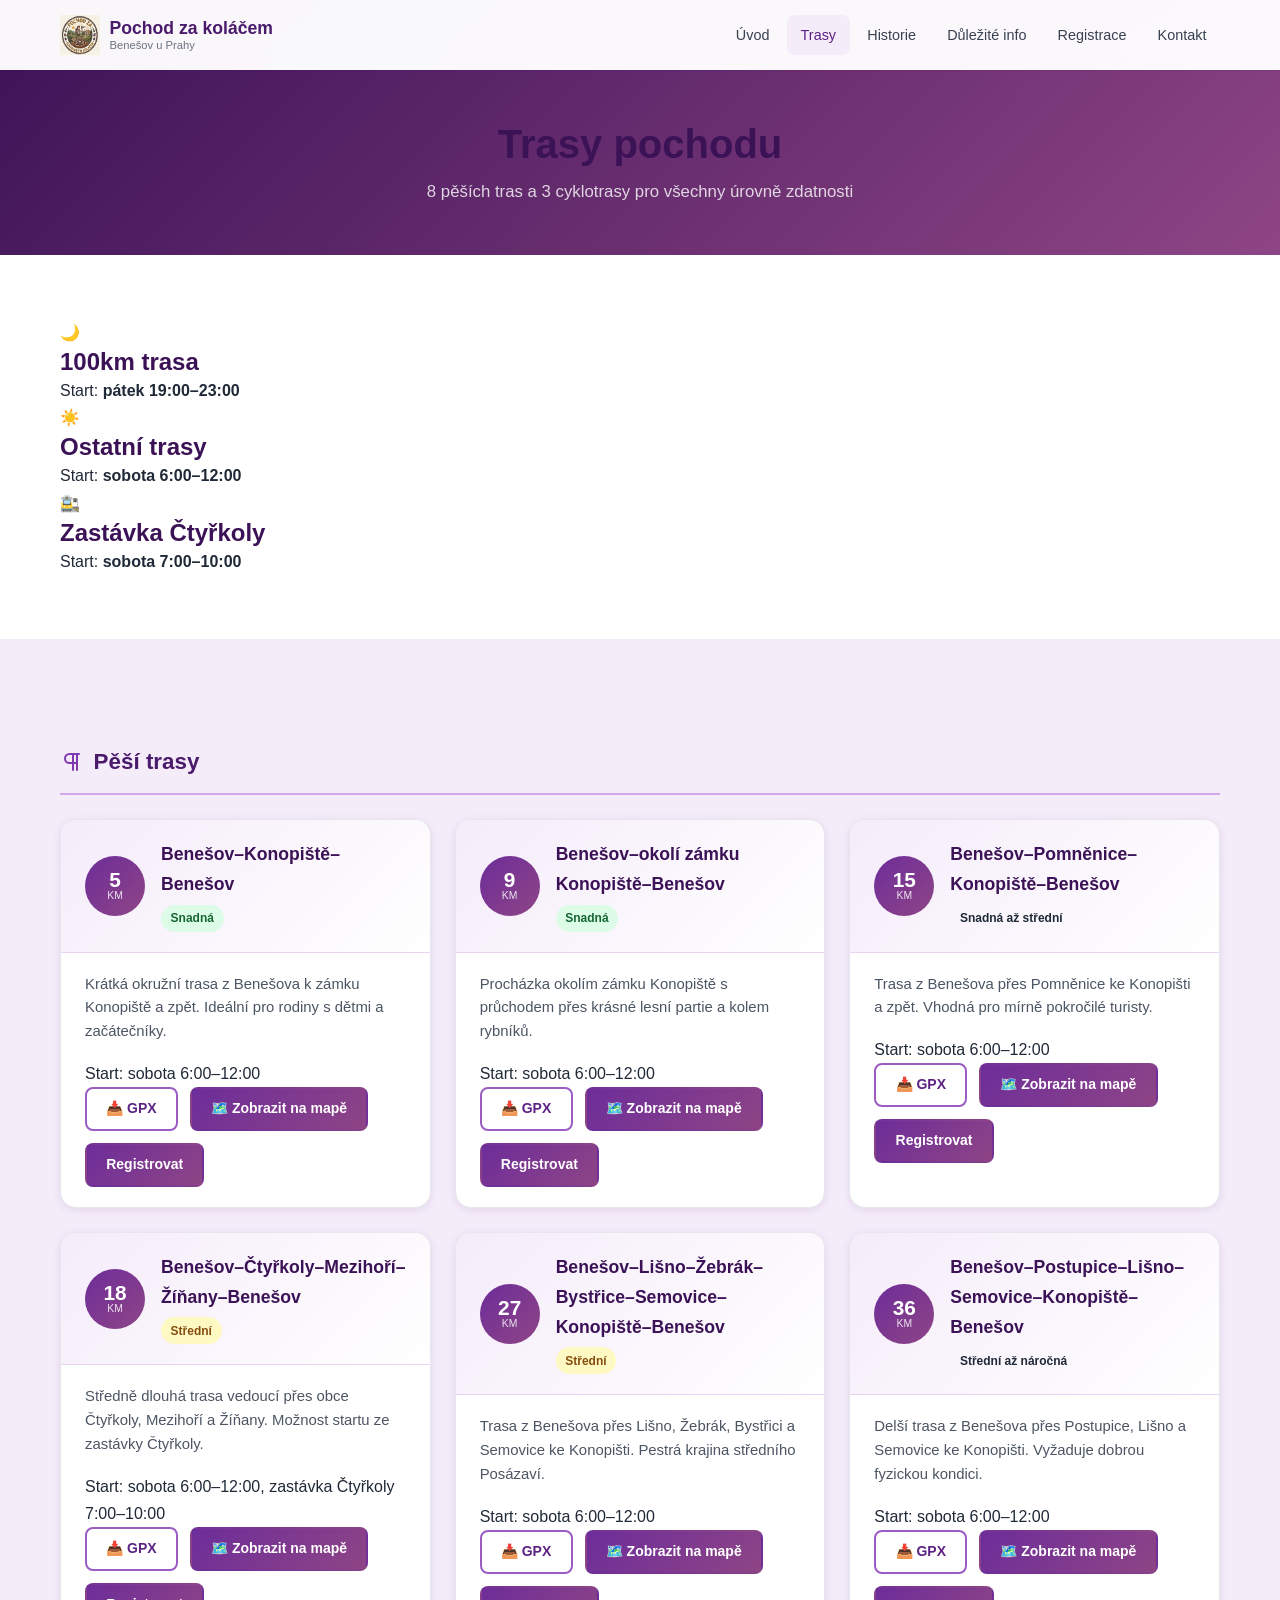
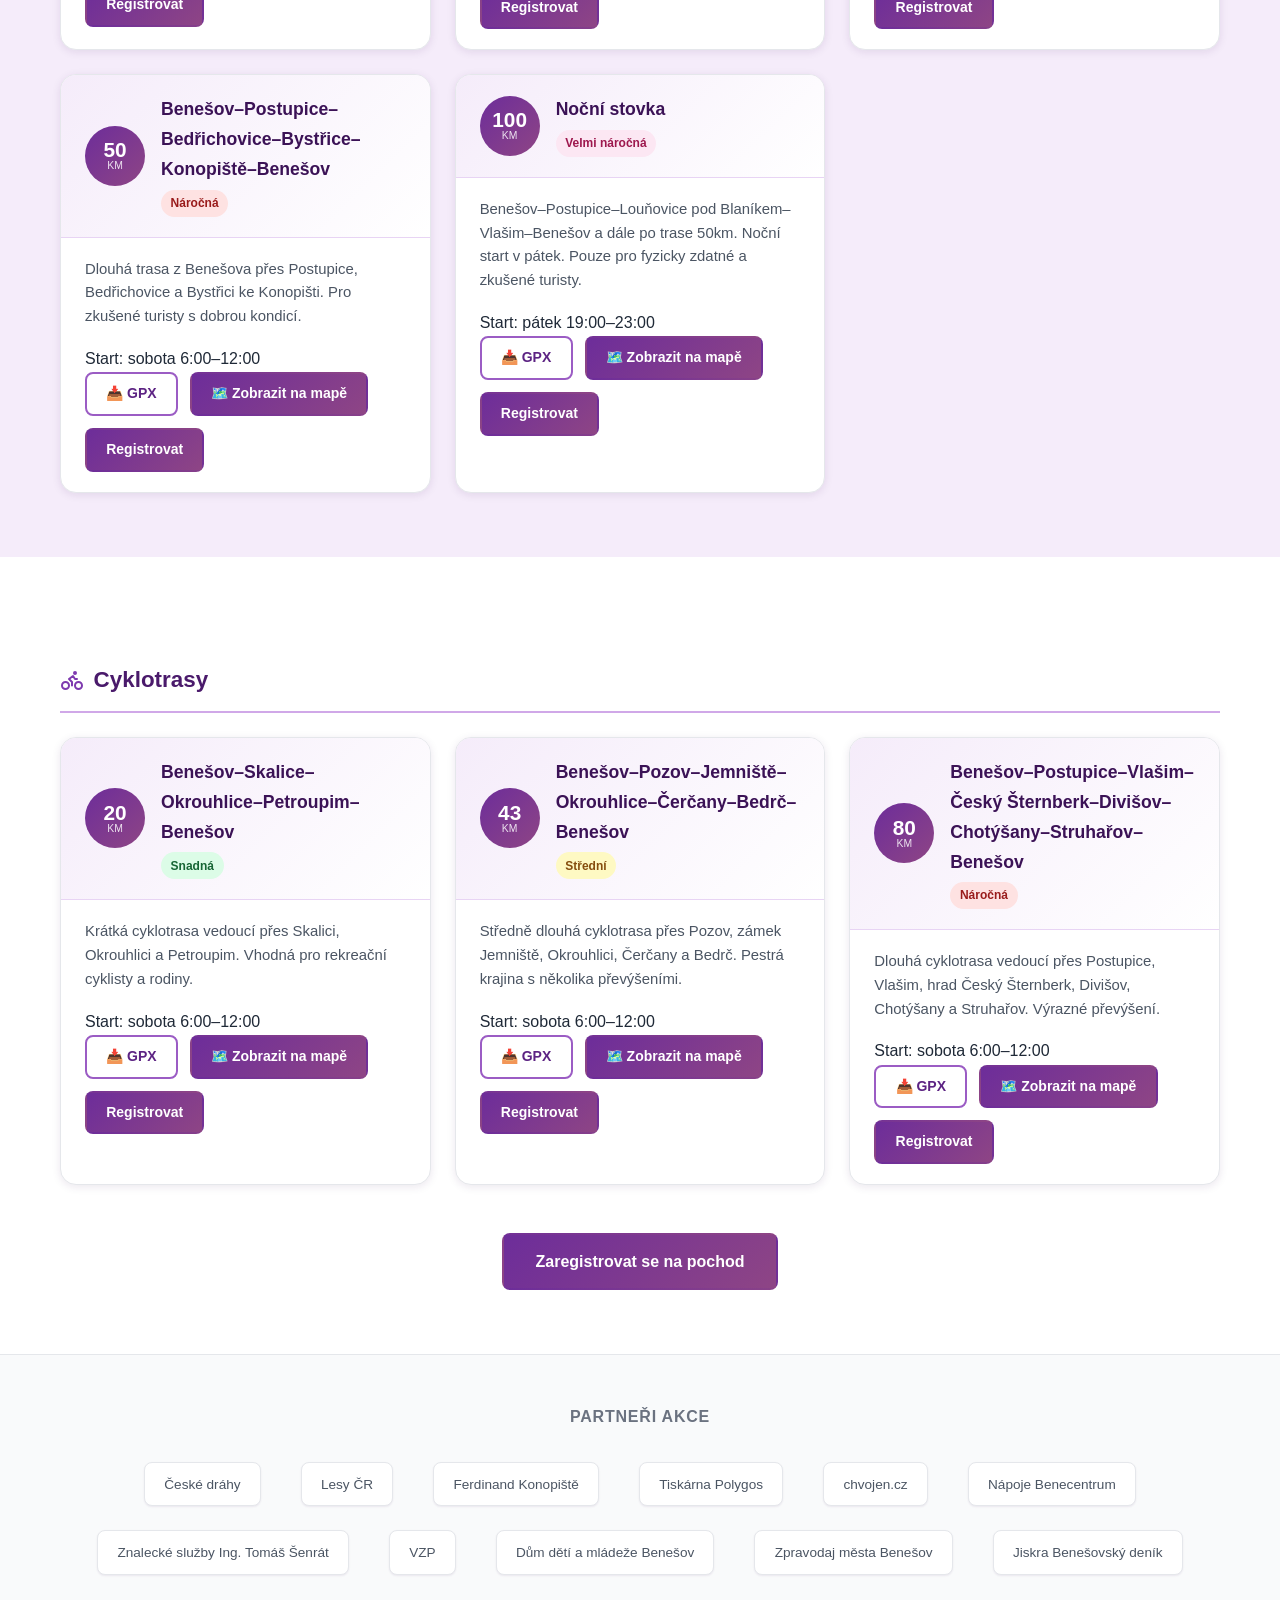
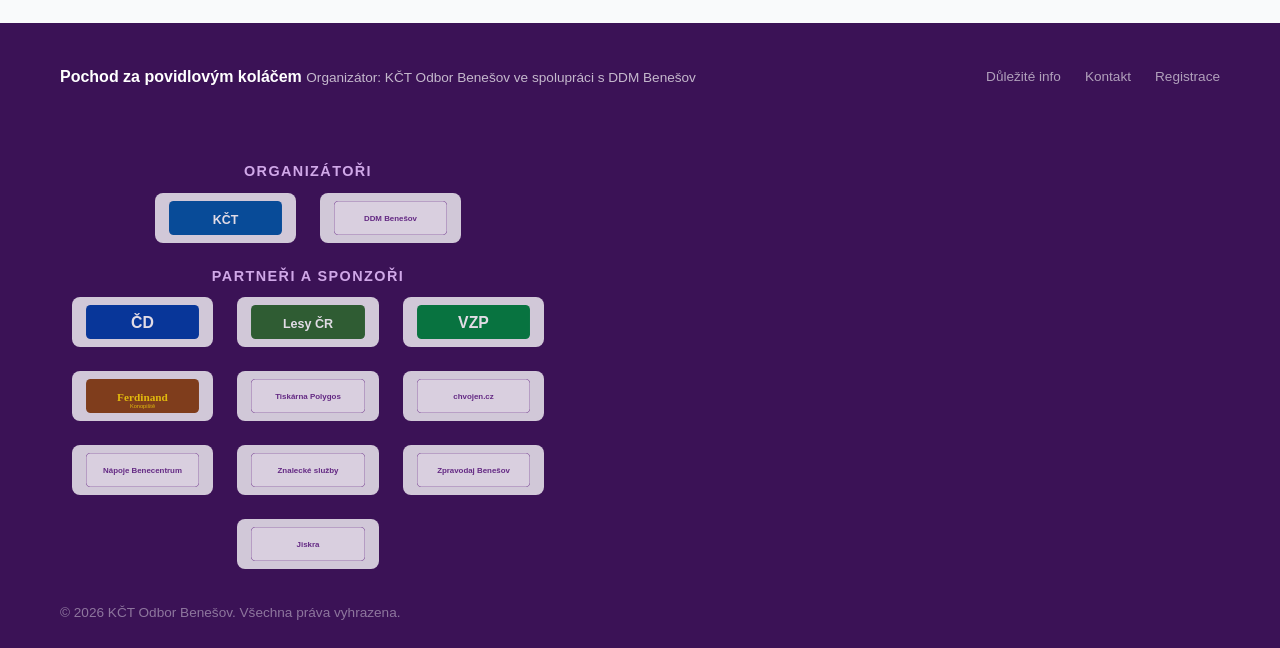
<file: trasy.html>
<!DOCTYPE html>
<html lang="cs">
<head>
  <meta charset="UTF-8">
  <meta name="viewport" content="width=device-width, initial-scale=1.0">
  <title>Trasy pochodu | 47. Pochod za povidlovým koláčem</title>
  <meta name="description" content="Přehled všech pěších a cyklistických tras 47. ročníku Pochodu za povidlovým koláčem. 8 pěších tras a 3 cyklotrasy.">
  <link rel="stylesheet" href="styles.css">
  <link rel="icon" href="data:image/svg+xml,<svg xmlns='http://www.w3.org/2000/svg' viewBox='0 0 100 100'><text y='.9em' font-size='90'>🥧</text></svg>">
</head>
<body>

  <!-- NAVIGATION -->
  <nav class="nav" id="nav">
    <div class="nav__inner">
      <a href="index.html" class="nav__logo">
        <img src="logo.png" alt="Logo Pochod za povidlovým koláčem" width="40" height="40">
        <div class="nav__logo-text">
          Pochod za koláčem
          <span>Benešov u Prahy</span>
        </div>
      </a>
      <div class="nav__links" id="navLinks">
        <a href="index.html">Úvod</a>
        <a href="trasy.html" class="active">Trasy</a>
        <a href="historie.html">Historie</a>
        <a href="info.html">Důležité info</a>
        <a href="registrace.html">Registrace</a>
        <a href="kontakt.html">Kontakt</a>
      </div>
      <button class="nav__toggle" id="navToggle" aria-label="Otevřít menu">
        <svg viewBox="0 0 24 24" fill="none" stroke="currentColor" stroke-width="2" stroke-linecap="round">
          <line x1="3" y1="6" x2="21" y2="6"/>
          <line x1="3" y1="12" x2="21" y2="12"/>
          <line x1="3" y1="18" x2="21" y2="18"/>
        </svg>
      </button>
    </div>
  </nav>

  <!-- PAGE HEADER -->
  <div class="page-header">
    <h1>Trasy pochodu</h1>
    <p>8 pěších tras a 3 cyklotrasy pro všechny úrovně zdatnosti</p>
  </div>

  <!-- START TIMES INFO -->
  <section class="section">
    <div class="container">
      <div class="info-cards">
        <div class="info-card">
          <div class="info-card__icon">🌙</div>
          <h3>100km trasa</h3>
          <p>Start: <strong>pátek 19:00–23:00</strong></p>
        </div>
        <div class="info-card">
          <div class="info-card__icon">☀️</div>
          <h3>Ostatní trasy</h3>
          <p>Start: <strong>sobota 6:00–12:00</strong></p>
        </div>
        <div class="info-card">
          <div class="info-card__icon">🚉</div>
          <h3>Zastávka Čtyřkoly</h3>
          <p>Start: <strong>sobota 7:00–10:00</strong></p>
        </div>
      </div>
    </div>
  </section>

  <!-- HIKING TRAILS -->
  <section class="section section--alt">
    <div class="container">
      <div class="trails-section-title">
        <svg viewBox="0 0 24 24" fill="none" stroke="currentColor" stroke-width="2" stroke-linecap="round" stroke-linejoin="round" width="28" height="28"><path d="M13 4v16"/><path d="M17 4v16"/><path d="M19 4H9.5a4.5 4.5 0 000 9H17"/></svg>
        Pěší trasy
      </div>
      <div class="trails-grid">

        <!-- 5km -->
        <div class="trail-card">
          <div class="trail-card__header">
            <div class="trail-card__badge">
              <span class="trail-card__badge-num">5</span>
              <span class="trail-card__badge-unit">km</span>
            </div>
            <div>
              <div class="trail-card__title">Benešov–Konopiště–Benešov</div>
              <div class="trail-card__difficulty trail-card__difficulty--easy">Snadná</div>
            </div>
          </div>
          <div class="trail-card__body">
            <p class="trail-card__route">Krátká okružní trasa z Benešova k zámku Konopiště a zpět. Ideální pro rodiny s dětmi a začátečníky.</p>
            <p class="trail-card__start">Start: sobota 6:00–12:00</p>
            <div class="trail-card__actions">
              <a href="gpx/trasa-5km.gpx" class="btn btn--outline btn--sm">📥 GPX</a>
              <a href="https://www.google.com/maps/dir/Benešov/Konopiště" target="_blank" class="btn btn--primary btn--sm">🗺️ Zobrazit na mapě</a>
              <a href="registrace.html" class="btn btn--primary btn--sm">Registrovat</a>
            </div>
          </div>
        </div>

        <!-- 9km -->
        <div class="trail-card">
          <div class="trail-card__header">
            <div class="trail-card__badge">
              <span class="trail-card__badge-num">9</span>
              <span class="trail-card__badge-unit">km</span>
            </div>
            <div>
              <div class="trail-card__title">Benešov–okolí zámku Konopiště–Benešov</div>
              <div class="trail-card__difficulty trail-card__difficulty--easy">Snadná</div>
            </div>
          </div>
          <div class="trail-card__body">
            <p class="trail-card__route">Procházka okolím zámku Konopiště s průchodem přes krásné lesní partie a kolem rybníků.</p>
            <p class="trail-card__start">Start: sobota 6:00–12:00</p>
            <div class="trail-card__actions">
              <a href="gpx/trasa-9km.gpx" class="btn btn--outline btn--sm">📥 GPX</a>
              <a href="https://www.google.com/maps/dir/Benešov/Zámek+Konopiště" target="_blank" class="btn btn--primary btn--sm">🗺️ Zobrazit na mapě</a>
              <a href="registrace.html" class="btn btn--primary btn--sm">Registrovat</a>
            </div>
          </div>
        </div>

        <!-- 15km -->
        <div class="trail-card">
          <div class="trail-card__header">
            <div class="trail-card__badge">
              <span class="trail-card__badge-num">15</span>
              <span class="trail-card__badge-unit">km</span>
            </div>
            <div>
              <div class="trail-card__title">Benešov–Pomněnice–Konopiště–Benešov</div>
              <div class="trail-card__difficulty trail-card__difficulty--easy-medium">Snadná až střední</div>
            </div>
          </div>
          <div class="trail-card__body">
            <p class="trail-card__route">Trasa z Benešova přes Pomněnice ke Konopišti a zpět. Vhodná pro mírně pokročilé turisty.</p>
            <p class="trail-card__start">Start: sobota 6:00–12:00</p>
            <div class="trail-card__actions">
              <a href="gpx/trasa-15km.gpx" class="btn btn--outline btn--sm">📥 GPX</a>
              <a href="https://www.google.com/maps/dir/Benešov/Pomněnice" target="_blank" class="btn btn--primary btn--sm">🗺️ Zobrazit na mapě</a>
              <a href="registrace.html" class="btn btn--primary btn--sm">Registrovat</a>
            </div>
          </div>
        </div>

        <!-- 18km -->
        <div class="trail-card">
          <div class="trail-card__header">
            <div class="trail-card__badge">
              <span class="trail-card__badge-num">18</span>
              <span class="trail-card__badge-unit">km</span>
            </div>
            <div>
              <div class="trail-card__title">Benešov–Čtyřkoly–Mezihoří–Žíňany–Benešov</div>
              <div class="trail-card__difficulty trail-card__difficulty--medium">Střední</div>
            </div>
          </div>
          <div class="trail-card__body">
            <p class="trail-card__route">Středně dlouhá trasa vedoucí přes obce Čtyřkoly, Mezihoří a Žíňany. Možnost startu ze zastávky Čtyřkoly.</p>
            <p class="trail-card__start">Start: sobota 6:00–12:00, zastávka Čtyřkoly 7:00–10:00</p>
            <div class="trail-card__actions">
              <a href="gpx/trasa-18km.gpx" class="btn btn--outline btn--sm">📥 GPX</a>
              <a href="https://www.google.com/maps/dir/Benešov/Čtyřkoly" target="_blank" class="btn btn--primary btn--sm">🗺️ Zobrazit na mapě</a>
              <a href="registrace.html" class="btn btn--primary btn--sm">Registrovat</a>
            </div>
          </div>
        </div>

        <!-- 27km -->
        <div class="trail-card">
          <div class="trail-card__header">
            <div class="trail-card__badge">
              <span class="trail-card__badge-num">27</span>
              <span class="trail-card__badge-unit">km</span>
            </div>
            <div>
              <div class="trail-card__title">Benešov–Lišno–Žebrák–Bystřice–Semovice–Konopiště–Benešov</div>
              <div class="trail-card__difficulty trail-card__difficulty--medium">Střední</div>
            </div>
          </div>
          <div class="trail-card__body">
            <p class="trail-card__route">Trasa z Benešova přes Lišno, Žebrák, Bystřici a Semovice ke Konopišti. Pestrá krajina středního Posázaví.</p>
            <p class="trail-card__start">Start: sobota 6:00–12:00</p>
            <div class="trail-card__actions">
              <a href="gpx/trasa-27km.gpx" class="btn btn--outline btn--sm">📥 GPX</a>
              <a href="https://www.google.com/maps/dir/Benešov/Bystřice+u+Benešova" target="_blank" class="btn btn--primary btn--sm">🗺️ Zobrazit na mapě</a>
              <a href="registrace.html" class="btn btn--primary btn--sm">Registrovat</a>
            </div>
          </div>
        </div>

        <!-- 36km -->
        <div class="trail-card">
          <div class="trail-card__header">
            <div class="trail-card__badge">
              <span class="trail-card__badge-num">36</span>
              <span class="trail-card__badge-unit">km</span>
            </div>
            <div>
              <div class="trail-card__title">Benešov–Postupice–Lišno–Semovice–Konopiště–Benešov</div>
              <div class="trail-card__difficulty trail-card__difficulty--medium-hard">Střední až náročná</div>
            </div>
          </div>
          <div class="trail-card__body">
            <p class="trail-card__route">Delší trasa z Benešova přes Postupice, Lišno a Semovice ke Konopišti. Vyžaduje dobrou fyzickou kondici.</p>
            <p class="trail-card__start">Start: sobota 6:00–12:00</p>
            <div class="trail-card__actions">
              <a href="gpx/trasa-36km.gpx" class="btn btn--outline btn--sm">📥 GPX</a>
              <a href="https://www.google.com/maps/dir/Benešov/Postupice" target="_blank" class="btn btn--primary btn--sm">🗺️ Zobrazit na mapě</a>
              <a href="registrace.html" class="btn btn--primary btn--sm">Registrovat</a>
            </div>
          </div>
        </div>

        <!-- 50km -->
        <div class="trail-card">
          <div class="trail-card__header">
            <div class="trail-card__badge">
              <span class="trail-card__badge-num">50</span>
              <span class="trail-card__badge-unit">km</span>
            </div>
            <div>
              <div class="trail-card__title">Benešov–Postupice–Bedřichovice–Bystřice–Konopiště–Benešov</div>
              <div class="trail-card__difficulty trail-card__difficulty--hard">Náročná</div>
            </div>
          </div>
          <div class="trail-card__body">
            <p class="trail-card__route">Dlouhá trasa z Benešova přes Postupice, Bedřichovice a Bystřici ke Konopišti. Pro zkušené turisty s dobrou kondicí.</p>
            <p class="trail-card__start">Start: sobota 6:00–12:00</p>
            <div class="trail-card__actions">
              <a href="gpx/trasa-50km.gpx" class="btn btn--outline btn--sm">📥 GPX</a>
              <a href="https://www.google.com/maps/dir/Benešov/Postupice" target="_blank" class="btn btn--primary btn--sm">🗺️ Zobrazit na mapě</a>
              <a href="registrace.html" class="btn btn--primary btn--sm">Registrovat</a>
            </div>
          </div>
        </div>

        <!-- 100km -->
        <div class="trail-card">
          <div class="trail-card__header">
            <div class="trail-card__badge trail-card__badge--extreme">
              <span class="trail-card__badge-num">100</span>
              <span class="trail-card__badge-unit">km</span>
            </div>
            <div>
              <div class="trail-card__title">Noční stovka</div>
              <div class="trail-card__difficulty trail-card__difficulty--extreme">Velmi náročná</div>
            </div>
          </div>
          <div class="trail-card__body">
            <p class="trail-card__route">Benešov–Postupice–Louňovice pod Blaníkem–Vlašim–Benešov a dále po trase 50km. Noční start v pátek. Pouze pro fyzicky zdatné a zkušené turisty.</p>
            <p class="trail-card__start">Start: pátek 19:00–23:00</p>
            <div class="trail-card__actions">
              <a href="gpx/trasa-100km.gpx" class="btn btn--outline btn--sm">📥 GPX</a>
              <a href="https://www.google.com/maps/dir/Benešov/Vlašim" target="_blank" class="btn btn--primary btn--sm">🗺️ Zobrazit na mapě</a>
              <a href="registrace.html" class="btn btn--primary btn--sm">Registrovat</a>
            </div>
          </div>
        </div>

      </div>
    </div>
  </section>

  <!-- CYCLING TRAILS -->
  <section class="section">
    <div class="container">
      <div class="trails-section-title">
        <svg viewBox="0 0 24 24" fill="none" stroke="currentColor" stroke-width="2" stroke-linecap="round" stroke-linejoin="round" width="28" height="28"><circle cx="5.5" cy="17.5" r="3.5"/><circle cx="18.5" cy="17.5" r="3.5"/><path d="M15 6a1 1 0 100-2 1 1 0 000 2z" fill="currentColor"/><path d="M12 17.5V14l-3-3 4-3 2 3h2"/></svg>
        Cyklotrasy
      </div>
      <div class="trails-grid">

        <!-- 20km cyklo -->
        <div class="trail-card">
          <div class="trail-card__header">
            <div class="trail-card__badge trail-card__badge--cyklo">
              <span class="trail-card__badge-num">20</span>
              <span class="trail-card__badge-unit">km</span>
            </div>
            <div>
              <div class="trail-card__title">Benešov–Skalice–Okrouhlice–Petroupim–Benešov</div>
              <div class="trail-card__difficulty trail-card__difficulty--easy">Snadná</div>
            </div>
          </div>
          <div class="trail-card__body">
            <p class="trail-card__route">Krátká cyklotrasa vedoucí přes Skalici, Okrouhlici a Petroupim. Vhodná pro rekreační cyklisty a rodiny.</p>
            <p class="trail-card__start">Start: sobota 6:00–12:00</p>
            <div class="trail-card__actions">
              <a href="gpx/cyklo-20km.gpx" class="btn btn--outline btn--sm">📥 GPX</a>
              <a href="https://www.google.com/maps/dir/Benešov/Petroupim" target="_blank" class="btn btn--primary btn--sm">🗺️ Zobrazit na mapě</a>
              <a href="registrace.html" class="btn btn--primary btn--sm">Registrovat</a>
            </div>
          </div>
        </div>

        <!-- 43km cyklo -->
        <div class="trail-card">
          <div class="trail-card__header">
            <div class="trail-card__badge trail-card__badge--cyklo">
              <span class="trail-card__badge-num">43</span>
              <span class="trail-card__badge-unit">km</span>
            </div>
            <div>
              <div class="trail-card__title">Benešov–Pozov–Jemniště–Okrouhlice–Čerčany–Bedrč–Benešov</div>
              <div class="trail-card__difficulty trail-card__difficulty--medium">Střední</div>
            </div>
          </div>
          <div class="trail-card__body">
            <p class="trail-card__route">Středně dlouhá cyklotrasa přes Pozov, zámek Jemniště, Okrouhlici, Čerčany a Bedrč. Pestrá krajina s několika převýšeními.</p>
            <p class="trail-card__start">Start: sobota 6:00–12:00</p>
            <div class="trail-card__actions">
              <a href="gpx/cyklo-43km.gpx" class="btn btn--outline btn--sm">📥 GPX</a>
              <a href="https://www.google.com/maps/dir/Benešov/Čerčany" target="_blank" class="btn btn--primary btn--sm">🗺️ Zobrazit na mapě</a>
              <a href="registrace.html" class="btn btn--primary btn--sm">Registrovat</a>
            </div>
          </div>
        </div>

        <!-- 80km cyklo -->
        <div class="trail-card">
          <div class="trail-card__header">
            <div class="trail-card__badge trail-card__badge--cyklo">
              <span class="trail-card__badge-num">80</span>
              <span class="trail-card__badge-unit">km</span>
            </div>
            <div>
              <div class="trail-card__title">Benešov–Postupice–Vlašim–Český Šternberk–Divišov–Chotýšany–Struhařov–Benešov</div>
              <div class="trail-card__difficulty trail-card__difficulty--hard">Náročná</div>
            </div>
          </div>
          <div class="trail-card__body">
            <p class="trail-card__route">Dlouhá cyklotrasa vedoucí přes Postupice, Vlašim, hrad Český Šternberk, Divišov, Chotýšany a Struhařov. Výrazné převýšení.</p>
            <p class="trail-card__start">Start: sobota 6:00–12:00</p>
            <div class="trail-card__actions">
              <a href="gpx/cyklo-80km.gpx" class="btn btn--outline btn--sm">📥 GPX</a>
              <a href="https://www.google.com/maps/dir/Benešov/Český+Šternberk" target="_blank" class="btn btn--primary btn--sm">🗺️ Zobrazit na mapě</a>
              <a href="registrace.html" class="btn btn--primary btn--sm">Registrovat</a>
            </div>
          </div>
        </div>

      </div>

      <div style="text-align:center;margin-top:3rem">
        <a href="registrace.html" class="btn btn--primary">Zaregistrovat se na pochod</a>
      </div>
    </div>
  </section>

  <!-- PARTNERS -->
  <section class="partners">
    <div class="container">
      <p class="partners__title">Partneři akce</p>
      <div class="partners__grid">
        <span class="partners__item">České dráhy</span>
        <span class="partners__item">Lesy ČR</span>
        <span class="partners__item">Ferdinand Konopiště</span>
        <span class="partners__item">Tiskárna Polygos</span>
        <span class="partners__item">chvojen.cz</span>
        <span class="partners__item">Nápoje Benecentrum</span>
        <span class="partners__item">Znalecké služby Ing. Tomáš Šenrát</span>
        <span class="partners__item">VZP</span>
        <span class="partners__item">Dům dětí a mládeže Benešov</span>
        <span class="partners__item">Zpravodaj města Benešov</span>
        <span class="partners__item">Jiskra Benešovský deník</span>
      </div>
    </div>
  </section>

  <!-- FOOTER -->
  <footer class="footer">
    <div class="container">
      <div class="footer__inner">
        <div class="footer__brand">
          Pochod za povidlovým koláčem
          <span>Organizátor: KČT Odbor Benešov ve spolupráci s DDM Benešov</span>
        </div>
        <div class="footer__links">
          <a href="info.html">Důležité info</a>
          <a href="kontakt.html">Kontakt</a>
          <a href="registrace.html">Registrace</a>
        </div>
        <div class="footer__partners">
          <h3>Organizátoři</h3>
          <div class="partners-grid">
            <img src="img/partners/kct.svg" alt="Klub českých turistů" class="partner-logo">
            <img src="img/partners/ddm-benesov.svg" alt="DDM Benešov" class="partner-logo">
          </div>
          <h3>Partneři a sponzoři</h3>
          <div class="partners-grid">
            <img src="img/partners/ceske-drahy.svg" alt="České dráhy" class="partner-logo">
            <img src="img/partners/lesy-cr.svg" alt="Lesy ČR" class="partner-logo">
            <img src="img/partners/vzp.svg" alt="VZP" class="partner-logo">
            <img src="img/partners/ferdinand.svg" alt="Ferdinand Konopiště" class="partner-logo">
            <img src="img/partners/tiskarna-polygos.svg" alt="Tiskárna Polygos" class="partner-logo">
            <img src="img/partners/chvojencz.svg" alt="chvojen.cz" class="partner-logo">
            <img src="img/partners/napoje-benecentrum.svg" alt="Nápoje Benecentrum" class="partner-logo">
            <img src="img/partners/znalecke-sluzby.svg" alt="Znalecké služby Ing. Tomáš Šenrát" class="partner-logo">
            <img src="img/partners/zpravodaj-benesov.svg" alt="Zpravodaj města Benešov" class="partner-logo">
            <img src="img/partners/jiskra.svg" alt="Jiskra Benešovský deník" class="partner-logo">
          </div>
        </div>
      </div>
        <div class="footer__copy">&copy; 2026 KČT Odbor Benešov. Všechna práva vyhrazena.</div>
    
    </div>
  </footer>

  <script>
    // Mobile nav toggle
    const navToggle = document.getElementById('navToggle');
    const navLinks = document.getElementById('navLinks');
    navToggle.addEventListener('click', () => {
      navLinks.classList.toggle('open');
      const isOpen = navLinks.classList.contains('open');
      navToggle.setAttribute('aria-label', isOpen ? 'Zavřít menu' : 'Otevřít menu');
    });
    // Close on link click
    navLinks.querySelectorAll('a').forEach(l => l.addEventListener('click', () => navLinks.classList.remove('open')));
    // Scroll shadow
    window.addEventListener('scroll', () => {
      document.getElementById('nav').classList.toggle('scrolled', window.scrollY > 10);
    });
  </script>
</body>
</html>
</file>
<file: styles.css>
/* ===== RESET & BASE ===== */
*,*::before,*::after{box-sizing:border-box;margin:0;padding:0}
:root{
  --purple-900:#3b1256;
  --purple-800:#4a1a6b;
  --purple-700:#5c2383;
  --purple-600:#6d2d9a;
  --purple-500:#7e3aaf;
  --purple-400:#9b5cc4;
  --purple-300:#b580d6;
  --purple-200:#d0a8e8;
  --purple-100:#e8d4f4;
  --purple-50:#f5ecfa;
  --plum:#8e4585;
  --plum-light:#a85da0;
  --white:#ffffff;
  --gray-50:#f9fafb;
  --gray-100:#f3f4f6;
  --gray-200:#e5e7eb;
  --gray-300:#d1d5db;
  --gray-400:#9ca3af;
  --gray-500:#6b7280;
  --gray-600:#4b5563;
  --gray-700:#374151;
  --gray-800:#1f2937;
  --gray-900:#111827;
  --shadow-sm:0 1px 2px rgba(59,18,86,.08);
  --shadow:0 2px 8px rgba(59,18,86,.1);
  --shadow-md:0 4px 16px rgba(59,18,86,.12);
  --shadow-lg:0 8px 32px rgba(59,18,86,.16);
  --radius:0.5rem;
  --radius-lg:1rem;
  --radius-xl:1.5rem;
  --transition:0.25s ease;
  --max-width:1200px;
  --nav-height:70px;
}
html{scroll-behavior:smooth;font-size:16px}
body{
  font-family:'Segoe UI',Roboto,'Helvetica Neue',Arial,sans-serif;
  color:var(--gray-800);
  background:var(--white);
  line-height:1.7;
  -webkit-font-smoothing:antialiased;
}
img{max-width:100%;display:block}
a{color:var(--purple-600);text-decoration:none;transition:color var(--transition)}
a:hover{color:var(--purple-800)}
h1,h2,h3,h4{line-height:1.3;color:var(--purple-900)}
h1{font-size:clamp(1.8rem,4vw,3rem);font-weight:800}
h2{font-size:clamp(1.4rem,3vw,2.2rem);font-weight:700}
h3{font-size:clamp(1.1rem,2vw,1.5rem);font-weight:600}
ul{list-style:none}
button,input,select,textarea{font-family:inherit;font-size:inherit}

/* ===== UTILITY ===== */
.container{width:100%;max-width:var(--max-width);margin:0 auto;padding:0 1.25rem}
.section{padding:4rem 0}
.section--alt{background:var(--purple-50)}
.section__title{text-align:center;margin-bottom:2.5rem;position:relative}
.section__title::after{
  content:'';display:block;width:60px;height:4px;
  background:linear-gradient(90deg,var(--purple-500),var(--plum));
  border-radius:2px;margin:0.75rem auto 0;
}
.btn{
  display:inline-flex;align-items:center;gap:0.5rem;
  padding:0.8rem 2rem;border-radius:var(--radius);
  font-weight:600;font-size:1rem;cursor:pointer;
  border:2px solid transparent;
  transition:all var(--transition);
  text-align:center;justify-content:center;
}
.btn--primary{
  background:linear-gradient(135deg,var(--purple-600),var(--plum));
  color:var(--white);
}
.btn--primary:hover{
  background:linear-gradient(135deg,var(--purple-700),var(--purple-900));
  color:var(--white);transform:translateY(-2px);box-shadow:var(--shadow-md);
}
.btn--outline{
  background:transparent;color:var(--purple-700);
  border-color:var(--purple-400);
}
.btn--outline:hover{
  background:var(--purple-600);color:var(--white);
  border-color:var(--purple-600);transform:translateY(-2px);
}
.btn--sm{padding:0.5rem 1.2rem;font-size:0.875rem}
.sr-only{position:absolute;width:1px;height:1px;padding:0;margin:-1px;overflow:hidden;clip:rect(0,0,0,0);border:0}

/* ===== NAVIGATION ===== */
.nav{
  position:fixed;top:0;left:0;right:0;z-index:1000;
  background:rgba(255,255,255,0.97);
  backdrop-filter:blur(10px);
  box-shadow:var(--shadow-sm);
  height:var(--nav-height);
  transition:box-shadow var(--transition);
}
.nav.scrolled{box-shadow:var(--shadow)}
.nav__inner{
  display:flex;align-items:center;justify-content:space-between;
  height:100%;max-width:var(--max-width);margin:0 auto;padding:0 1.25rem;
}
.nav__logo{display:flex;align-items:center;gap:0.6rem;font-weight:700;font-size:1.1rem;color:var(--purple-800)}
.nav__logo svg{flex-shrink:0}
.nav__logo-text{line-height:1.2}
.nav__logo-text span{display:block;font-size:0.7rem;font-weight:400;color:var(--gray-500)}
.nav__links{display:flex;align-items:center;gap:0.25rem}
.nav__links a{
  padding:0.5rem 0.85rem;border-radius:var(--radius);
  font-size:0.9rem;font-weight:500;color:var(--gray-700);
  transition:all var(--transition);
}
.nav__links a:hover,.nav__links a.active{
  color:var(--purple-700);background:var(--purple-50);
}
.nav__toggle{
  display:none;background:none;border:none;cursor:pointer;
  padding:0.5rem;color:var(--purple-800);
}
.nav__toggle svg{width:28px;height:28px}

@media(max-width:900px){
  .nav__toggle{display:block}
  .nav__links{
    position:fixed;top:var(--nav-height);left:0;right:0;
    background:var(--white);flex-direction:column;
    padding:1rem;gap:0;
    box-shadow:var(--shadow-md);
    transform:translateY(-120%);
    transition:transform 0.35s ease;
    z-index:999;
  }
  .nav__links.open{transform:translateY(0)}
  .nav__links a{width:100%;padding:0.85rem 1rem;font-size:1rem;border-radius:var(--radius)}
}

/* ===== HERO ===== */
.hero{
  min-height:85vh;
  display:flex;align-items:center;justify-content:center;
  text-align:center;
  background:linear-gradient(135deg,var(--purple-900) 0%,var(--purple-700) 40%,var(--plum) 100%);
  color:var(--white);
  padding:calc(var(--nav-height) + 2rem) 1.25rem 3rem;
  position:relative;overflow:hidden;
}
.hero::before{
  content:'';position:absolute;inset:0;
  background:url("data:image/svg+xml,%3Csvg width='60' height='60' viewBox='0 0 60 60' xmlns='http://www.w3.org/2000/svg'%3E%3Cg fill='none' fill-rule='evenodd'%3E%3Cg fill='%23ffffff' fill-opacity='0.04'%3E%3Cpath d='M36 34v-4h-2v4h-4v2h4v4h2v-4h4v-2h-4zm0-30V0h-2v4h-4v2h4v4h2V6h4V4h-4zM6 34v-4H4v4H0v2h4v4h2v-4h4v-2H6zM6 4V0H4v4H0v2h4v4h2V6h4V4H6z'/%3E%3C/g%3E%3C/g%3E%3C/svg%3E");
}
.hero__content{position:relative;z-index:1;max-width:700px}
.hero__badge{
  display:inline-block;
  background:rgba(255,255,255,0.15);
  border:1px solid rgba(255,255,255,0.25);
  padding:0.4rem 1.2rem;border-radius:2rem;
  font-size:0.9rem;font-weight:500;
  margin-bottom:1.5rem;
  backdrop-filter:blur(4px);
}
.hero h1{font-size:clamp(2rem,5vw,3.5rem);margin-bottom:1rem;text-shadow:0 2px 12px rgba(0,0,0,0.2)}
.hero h1 span{color:var(--purple-200)}
.hero__date{
  font-size:clamp(1.2rem,3vw,1.8rem);font-weight:300;
  margin-bottom:0.5rem;opacity:0.95;
}
.hero__location{font-size:1rem;opacity:0.8;margin-bottom:2rem}
.hero__actions{display:flex;gap:1rem;justify-content:center;flex-wrap:wrap}
.hero__actions .btn--primary{
  background:var(--white);color:var(--purple-800);
  font-weight:700;
}
.hero__actions .btn--primary:hover{
  background:var(--purple-100);color:var(--purple-900);
}
.hero__actions .btn--outline{
  border-color:rgba(255,255,255,0.5);color:var(--white);
}
.hero__actions .btn--outline:hover{
  background:rgba(255,255,255,0.15);border-color:var(--white);color:var(--white);
}
.hero__scroll{
  position:absolute;bottom:2rem;left:50%;transform:translateX(-50%);
  animation:bounce 2s infinite;color:rgba(255,255,255,0.6);
}
@keyframes bounce{0%,100%{transform:translateX(-50%) translateY(0)}50%{transform:translateX(-50%) translateY(8px)}}

/* ===== ABOUT SECTION ===== */
.about-grid{
  display:grid;grid-template-columns:repeat(auto-fit,minmax(250px,1fr));
  gap:2rem;
}
.about-card{
  background:var(--white);border-radius:var(--radius-lg);
  padding:2rem;text-align:center;
  box-shadow:var(--shadow);
  transition:transform var(--transition),box-shadow var(--transition);
}
.about-card:hover{transform:translateY(-4px);box-shadow:var(--shadow-md)}
.about-card__icon{
  width:60px;height:60px;margin:0 auto 1rem;
  background:var(--purple-50);border-radius:50%;
  display:flex;align-items:center;justify-content:center;
  color:var(--purple-600);
}
.about-card__icon svg{width:28px;height:28px}
.about-card h3{margin-bottom:0.5rem}
.about-card p{color:var(--gray-600);font-size:0.95rem}

/* ===== TRAIL CARDS ===== */
.trails-section-title{
  font-size:1.4rem;font-weight:700;color:var(--purple-800);
  margin:2.5rem 0 1.5rem;padding-bottom:0.75rem;
  border-bottom:2px solid var(--purple-200);
  display:flex;align-items:center;gap:0.6rem;
}
.trails-section-title svg{width:24px;height:24px;color:var(--purple-500)}
.trails-grid{
  display:grid;grid-template-columns:repeat(auto-fill,minmax(320px,1fr));
  gap:1.5rem;
}
.trail-card{
  background:var(--white);border-radius:var(--radius-lg);
  overflow:hidden;box-shadow:var(--shadow);
  transition:transform var(--transition),box-shadow var(--transition);
  border:1px solid var(--gray-200);
}
.trail-card:hover{transform:translateY(-3px);box-shadow:var(--shadow-md)}
.trail-card__header{
  display:flex;align-items:center;gap:1rem;
  padding:1.25rem 1.5rem;
  background:linear-gradient(135deg,var(--purple-50),var(--white));
  border-bottom:1px solid var(--purple-100);
}
.trail-card__badge{
  flex-shrink:0;width:60px;height:60px;
  background:linear-gradient(135deg,var(--purple-600),var(--plum));
  color:var(--white);border-radius:50%;
  display:flex;flex-direction:column;align-items:center;justify-content:center;
  font-weight:800;line-height:1;
}
.trail-card__badge-num{font-size:1.3rem}
.trail-card__badge-unit{font-size:0.65rem;font-weight:500;text-transform:uppercase;opacity:0.85}
.trail-card__title{font-size:1.1rem;font-weight:700;color:var(--purple-900)}
.trail-card__difficulty{
  display:inline-flex;align-items:center;gap:0.3rem;
  font-size:0.75rem;font-weight:600;
  padding:0.2rem 0.6rem;border-radius:1rem;
  margin-top:0.3rem;
}
.trail-card__difficulty--easy{background:#dcfce7;color:#166534}
.trail-card__difficulty--medium{background:#fef9c3;color:#854d0e}
.trail-card__difficulty--hard{background:#fee2e2;color:#991b1b}
.trail-card__difficulty--extreme{background:#fce7f3;color:#9d174d}
.trail-card__body{padding:1.25rem 1.5rem}
.trail-card__route{color:var(--gray-600);font-size:0.93rem;margin-bottom:1rem;line-height:1.6}
.trail-card__meta{
  display:flex;align-items:center;gap:0.5rem;flex-wrap:wrap;
  margin-bottom:1rem;
}
.trail-card__tag{
  display:inline-flex;align-items:center;gap:0.3rem;
  font-size:0.8rem;color:var(--gray-500);
  background:var(--gray-100);padding:0.25rem 0.7rem;border-radius:1rem;
}
.trail-card__actions{
  display:flex;gap:0.75rem;flex-wrap:wrap;
}

/* ===== INFO PAGE ===== */
.info-block{
  background:var(--white);border-radius:var(--radius-lg);
  padding:2rem;margin-bottom:1.5rem;
  box-shadow:var(--shadow);border:1px solid var(--gray-200);
}
.info-block h3{
  color:var(--purple-800);margin-bottom:1rem;
  display:flex;align-items:center;gap:0.5rem;
}
.info-block h3 svg{width:22px;height:22px;flex-shrink:0;color:var(--purple-500)}
.info-block ul{padding-left:1.2rem;list-style:disc}
.info-block ul li{margin-bottom:0.5rem;color:var(--gray-700)}
.info-block p{color:var(--gray-700);margin-bottom:0.75rem}
.info-table{width:100%;border-collapse:collapse;margin:1rem 0}
.info-table th,.info-table td{
  text-align:left;padding:0.75rem 1rem;
  border-bottom:1px solid var(--gray-200);
}
.info-table th{
  background:var(--purple-50);color:var(--purple-800);
  font-weight:600;font-size:0.9rem;
}
.info-table td{font-size:0.95rem;color:var(--gray-700)}
.info-table tr:last-child td{border-bottom:none}

.faq-item{
  border:1px solid var(--gray-200);border-radius:var(--radius);
  margin-bottom:0.75rem;overflow:hidden;
}
.faq-question{
  width:100%;background:none;border:none;
  display:flex;align-items:center;justify-content:space-between;
  padding:1rem 1.25rem;cursor:pointer;
  font-weight:600;font-size:1rem;color:var(--purple-800);
  text-align:left;
  transition:background var(--transition);
}
.faq-question:hover{background:var(--purple-50)}
.faq-question svg{
  width:20px;height:20px;flex-shrink:0;
  transition:transform 0.3s ease;color:var(--purple-400);
}
.faq-item.open .faq-question svg{transform:rotate(180deg)}
.faq-answer{
  max-height:0;overflow:hidden;
  transition:max-height 0.35s ease,padding 0.35s ease;
}
.faq-item.open .faq-answer{max-height:500px}
.faq-answer__inner{padding:0 1.25rem 1.25rem;color:var(--gray-600);line-height:1.7}

/* ===== FORM ===== */
.form-wrapper{
  max-width:600px;margin:0 auto;
  background:var(--white);border-radius:var(--radius-lg);
  padding:2.5rem;box-shadow:var(--shadow);
  border:1px solid var(--gray-200);
}
.form-group{margin-bottom:1.5rem}
.form-group label{
  display:block;font-weight:600;font-size:0.9rem;
  color:var(--purple-800);margin-bottom:0.4rem;
}
.form-group input,.form-group select,.form-group textarea{
  width:100%;padding:0.75rem 1rem;
  border:2px solid var(--gray-200);border-radius:var(--radius);
  transition:border-color var(--transition),box-shadow var(--transition);
  background:var(--white);
}
.form-group input:focus,.form-group select:focus,.form-group textarea:focus{
  outline:none;border-color:var(--purple-400);
  box-shadow:0 0 0 3px rgba(126,58,175,0.1);
}
.form-note{
  background:var(--purple-50);border-left:4px solid var(--purple-400);
  padding:1rem 1.25rem;border-radius:0 var(--radius) var(--radius) 0;
  font-size:0.9rem;color:var(--gray-700);margin-top:1.5rem;
}

/* ===== HISTORY PLACEHOLDER ===== */
.history-placeholder{
  text-align:center;padding:4rem 2rem;
  background:var(--white);border-radius:var(--radius-xl);
  box-shadow:var(--shadow);border:2px dashed var(--purple-200);
  max-width:700px;margin:0 auto;
}
.history-placeholder__icon{
  width:100px;height:100px;margin:0 auto 2rem;
  background:var(--purple-50);border-radius:50%;
  display:flex;align-items:center;justify-content:center;
  color:var(--purple-400);
}
.history-placeholder__icon svg{width:48px;height:48px}
.history-placeholder h2{margin-bottom:1rem;color:var(--purple-700)}
.history-placeholder p{color:var(--gray-500);font-size:1.05rem;max-width:400px;margin:0 auto}

/* ===== CONTACT ===== */
.contact-grid{
  display:grid;grid-template-columns:repeat(auto-fit,minmax(280px,1fr));
  gap:2rem;
}
.contact-card{
  background:var(--white);border-radius:var(--radius-lg);
  padding:2rem;box-shadow:var(--shadow);
  border:1px solid var(--gray-200);
}
.contact-card h3{margin-bottom:1.25rem;display:flex;align-items:center;gap:0.5rem}
.contact-card h3 svg{width:22px;height:22px;color:var(--purple-500)}
.contact-detail{
  display:flex;align-items:flex-start;gap:0.75rem;
  margin-bottom:1rem;color:var(--gray-700);
}
.contact-detail svg{
  width:20px;height:20px;flex-shrink:0;
  color:var(--purple-400);margin-top:0.15rem;
}
.contact-detail a{color:var(--purple-600);font-weight:500}

/* ===== PARTNERS / FOOTER ===== */
.partners{padding:3rem 0;background:var(--gray-50);border-top:1px solid var(--gray-200)}
.partners__title{
  text-align:center;font-size:1rem;font-weight:600;
  color:var(--gray-500);text-transform:uppercase;letter-spacing:0.05em;
  margin-bottom:2rem;
}
.partners__grid{
  display:flex;flex-wrap:wrap;justify-content:center;align-items:center;
  gap:1.5rem 2.5rem;
}
.partners__item{
  padding:0.6rem 1.2rem;
  background:var(--white);border-radius:var(--radius);
  box-shadow:var(--shadow-sm);border:1px solid var(--gray-200);
  font-size:0.85rem;font-weight:500;color:var(--gray-600);
  transition:all var(--transition);
  white-space:nowrap;
}
.partners__item:hover{color:var(--purple-700);border-color:var(--purple-200);box-shadow:var(--shadow)}

.footer{
  background:var(--purple-900);color:rgba(255,255,255,0.7);
  padding:2.5rem 0 1.5rem;
}
.footer__inner{
  display:flex;flex-wrap:wrap;justify-content:space-between;
  align-items:center;gap:1rem;
}
.footer__brand{font-weight:600;color:var(--white);font-size:1rem}
.footer__brand span{font-weight:400;font-size:0.85rem;opacity:0.7}
.footer__copy{font-size:0.85rem;opacity:0.6}
.footer__links{display:flex;gap:1.5rem}
.footer__links a{color:rgba(255,255,255,0.6);font-size:0.85rem}
.footer__links a:hover{color:var(--white)}

/* ===== COOKIE BANNER ===== */
.cookie-banner{
  position:fixed;bottom:0;left:0;right:0;z-index:9999;
  background:var(--gray-900);color:var(--white);
  padding:1rem 1.25rem;
  display:flex;align-items:center;justify-content:center;
  gap:1rem;flex-wrap:wrap;
  font-size:0.9rem;
  transform:translateY(100%);
  transition:transform 0.4s ease;
}
.cookie-banner.show{transform:translateY(0)}
.cookie-banner p{max-width:600px;opacity:0.9}
.cookie-banner a{color:var(--purple-300);text-decoration:underline}
.cookie-banner .btn{
  padding:0.5rem 1.5rem;font-size:0.85rem;
  background:var(--purple-500);color:var(--white);
  border:none;border-radius:var(--radius);
  white-space:nowrap;
}
.cookie-banner .btn:hover{background:var(--purple-400)}

/* ===== PAGE HEADER (inner pages) ===== */
.page-header{
  background:linear-gradient(135deg,var(--purple-900),var(--plum));
  color:var(--white);text-align:center;
  padding:calc(var(--nav-height) + 3rem) 1.25rem 3rem;
}
.page-header h1{margin-bottom:0.5rem;font-size:clamp(1.6rem,4vw,2.5rem)}
.page-header p{opacity:0.8;font-size:1.05rem;max-width:500px;margin:0 auto}

/* ===== RESPONSIVE ===== */
@media(max-width:600px){
  .section{padding:2.5rem 0}
  .trails-grid{grid-template-columns:1fr}
  .trail-card__header{padding:1rem 1.25rem}
  .trail-card__body{padding:1rem 1.25rem}
  .form-wrapper{padding:1.5rem}
  .hero{min-height:75vh}
  .contact-grid{grid-template-columns:1fr}
  .footer__inner{flex-direction:column;text-align:center}
}

/* ===== PARTNER LOGOS ===== */
.footer__partners {
  margin: 2rem 0;
  text-align: center;
}
.footer__partners h3 {
  color: var(--purple-200, #d4b3e8);
  font-size: 0.9rem;
  text-transform: uppercase;
  letter-spacing: 0.1em;
  margin: 1.5rem 0 0.75rem;
}
.partners-grid {
  display: flex;
  flex-wrap: wrap;
  justify-content: center;
  align-items: center;
  gap: 1.5rem;
}
.partner-logo {
  max-height: 50px;
  max-width: 150px;
  object-fit: contain;
  background: rgba(255,255,255,0.9);
  padding: 8px 14px;
  border-radius: var(--radius);
  opacity: 0.85;
  transition: opacity 0.3s ease, transform 0.3s ease;
}
.partner-logo:hover {
  opacity: 1;
  transform: scale(1.05);
}
</file>
